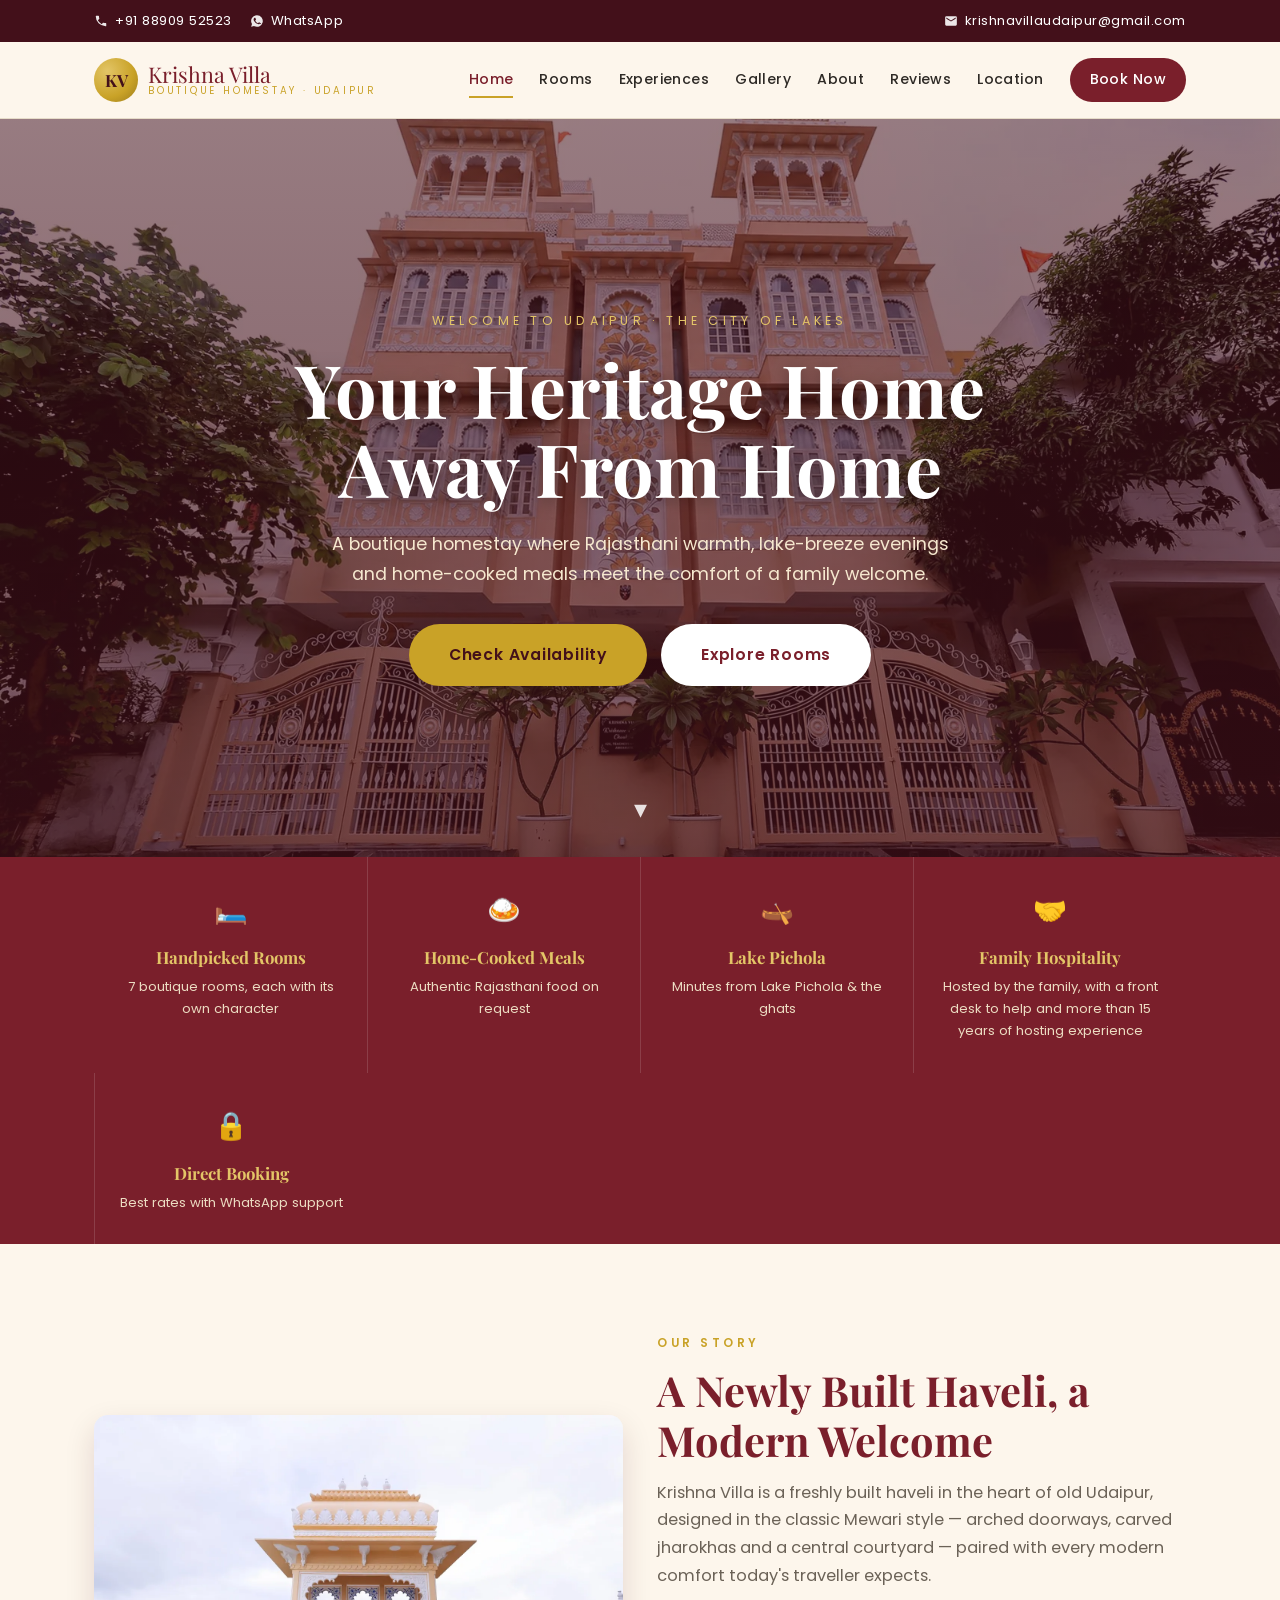
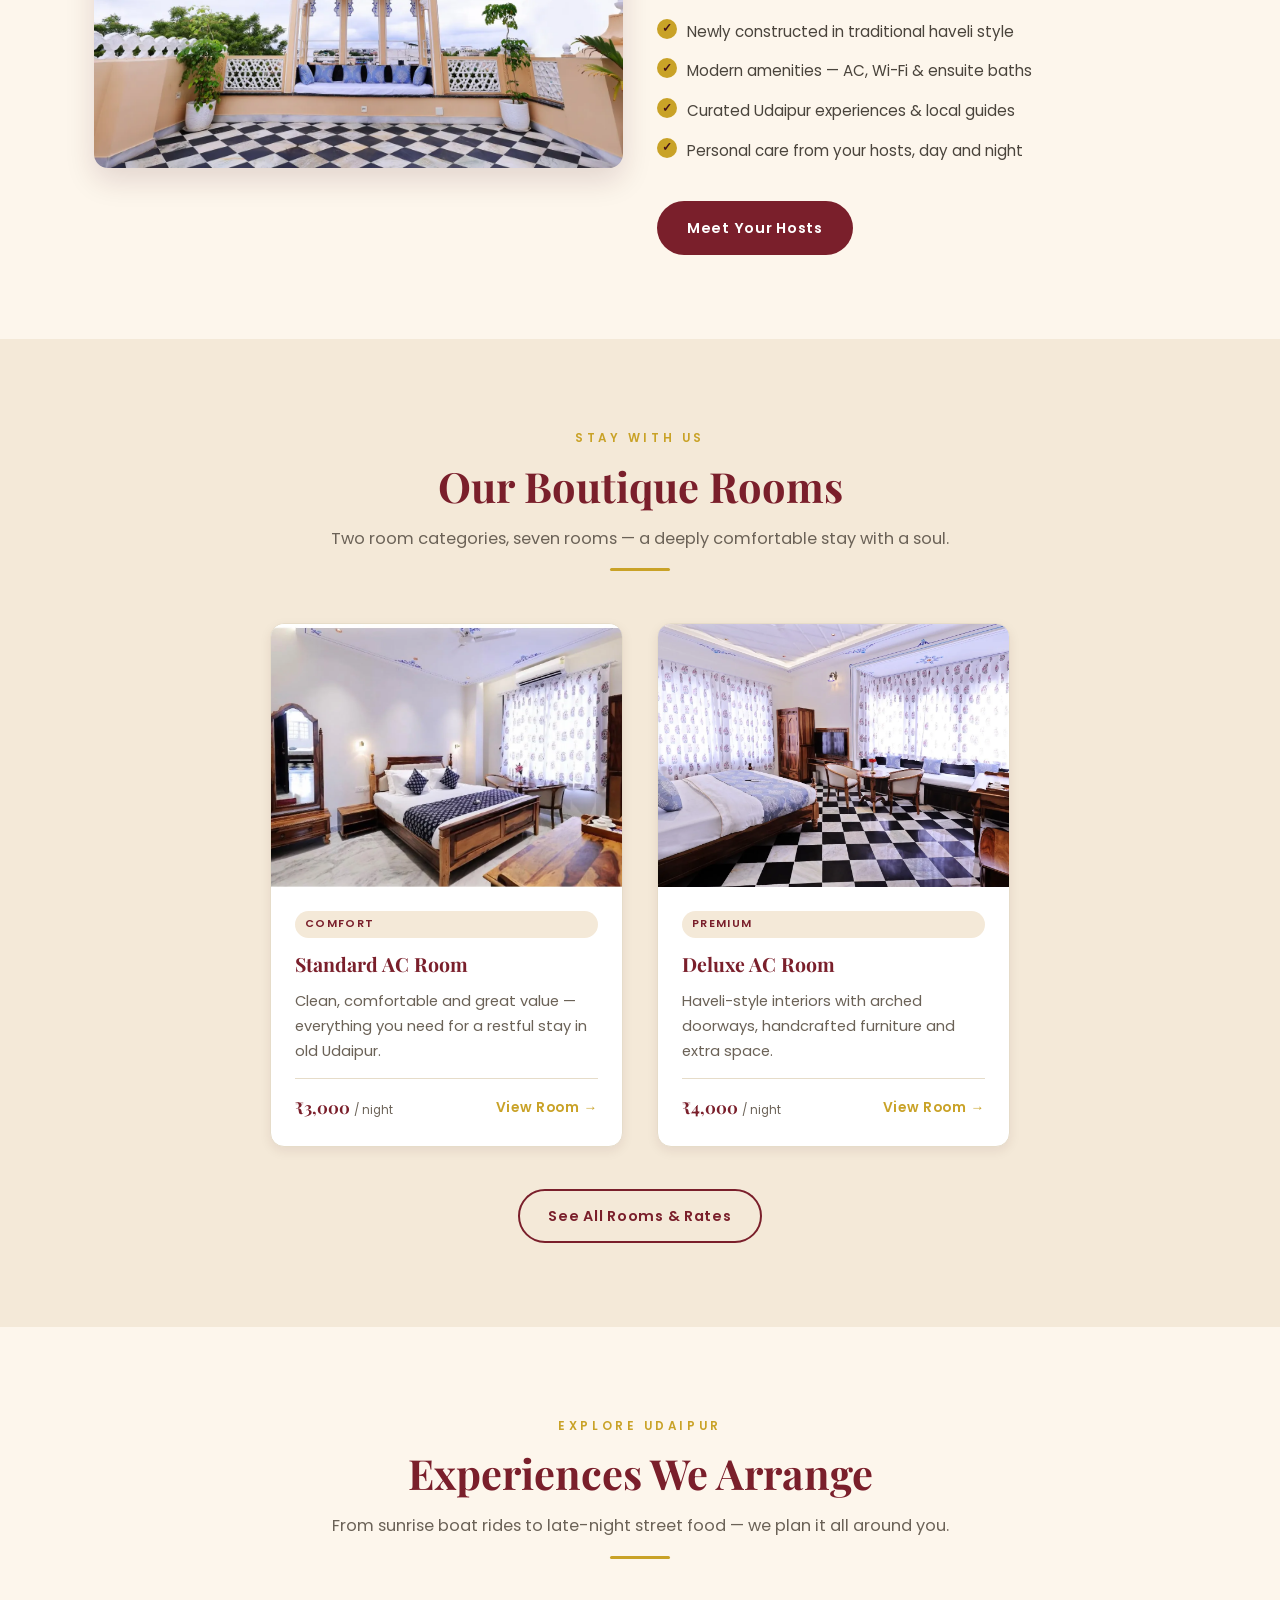
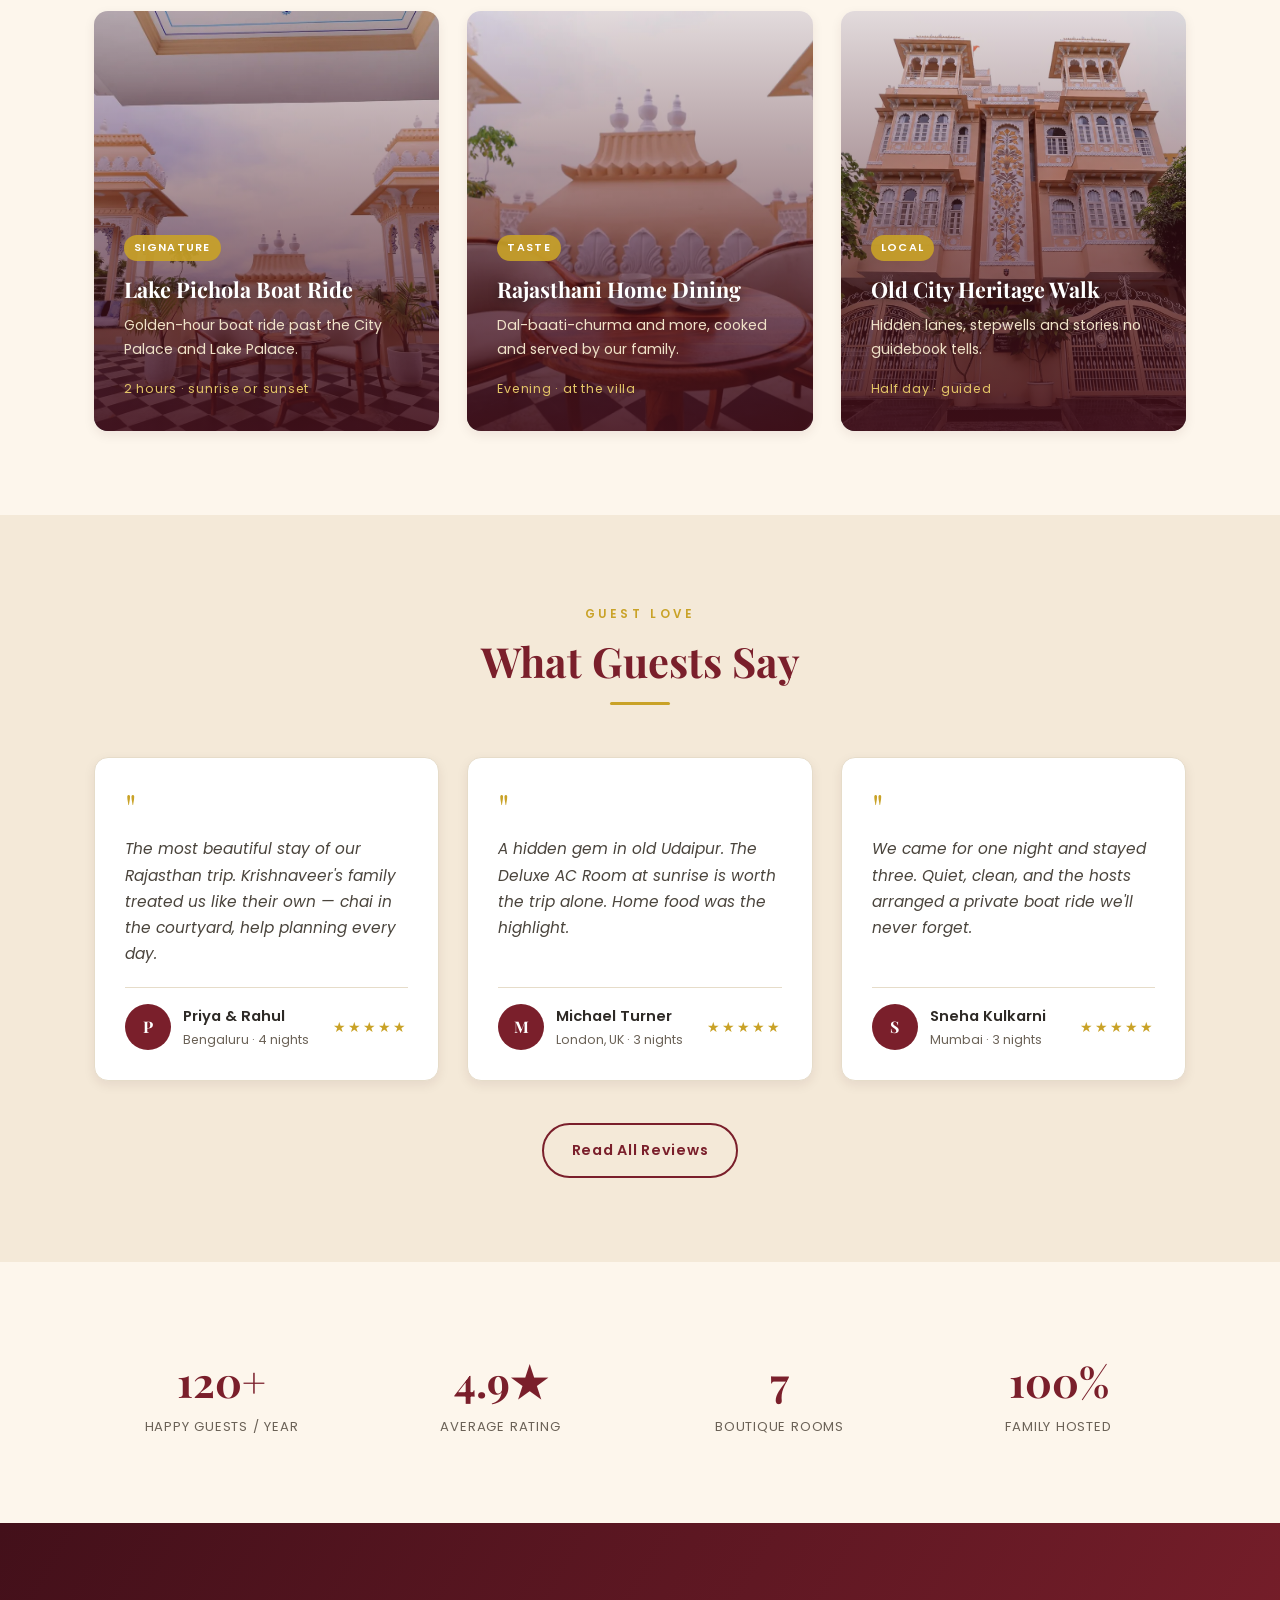
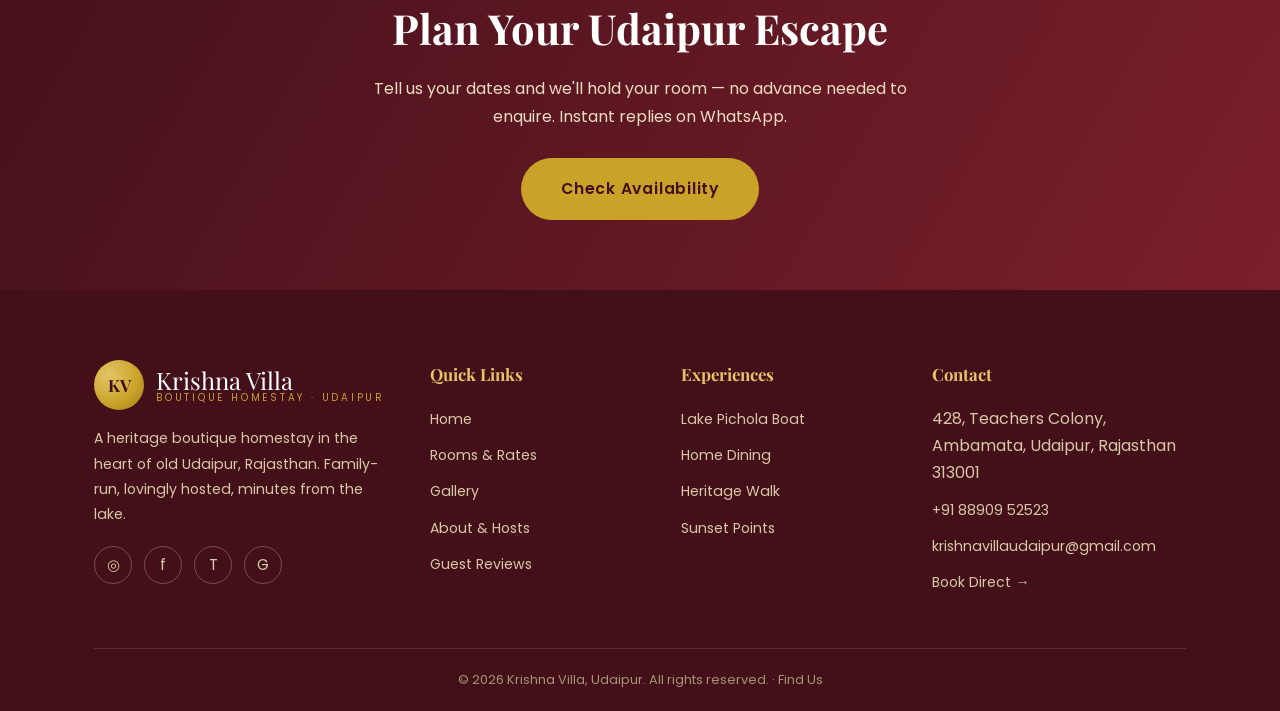
<file: index.html>
<!DOCTYPE html>
<html lang="en">
<head>
<meta charset="UTF-8">
<meta name="viewport" content="width=device-width, initial-scale=1.0">
<title>Krishna Villa — Boutique Homestay in Udaipur, Rajasthan</title>
<meta name="description" content="Krishna Villa is a boutique homestay in Udaipur, Rajasthan. Heritage-style rooms, lake views, home-cooked Rajasthani meals and warm family hospitality. Book direct.">
<link rel="preconnect" href="https://fonts.googleapis.com">
<link rel="preconnect" href="https://fonts.gstatic.com" crossorigin>
<link href="https://fonts.googleapis.com/css2?family=Playfair+Display:wght@500;600;700&family=Poppins:wght@300;400;500;600&display=swap" rel="stylesheet">
<link rel="stylesheet" href="css/style.css">
</head>
<body>

<!-- ======= TOP BAR ======= -->
<header class="topbar">
  <div class="wrap">
    <div class="tb-item">
      <a href="tel:+918890952523">
        <svg class="ico" viewBox="0 0 24 24" fill="currentColor"><path d="M6.6 10.8a15 15 0 0 0 6.6 6.6l2.2-2.2a1 1 0 0 1 1-.25 11.4 11.4 0 0 0 3.6.58 1 1 0 0 1 1 1V20a1 1 0 0 1-1 1A17 17 0 0 1 3 4a1 1 0 0 1 1-1h3.5a1 1 0 0 1 1 1 11.4 11.4 0 0 0 .58 3.6 1 1 0 0 1-.25 1z"/></svg>
        +91 88909 52523
      </a>
      <a class="wa" href="https://wa.me/918890952523" target="_blank" rel="noopener">
        <svg class="ico" viewBox="0 0 24 24" fill="currentColor"><path d="M12 2a10 10 0 0 0-8.6 15.1L2 22l5-1.3A10 10 0 1 0 12 2zm5.1 14.1c-.2.6-1.3 1.2-1.8 1.3-.5 0-1 .2-3.3-.7a11 11 0 0 1-4.6-4.1c-.3-.5-1.2-1.7-1.2-3.2s.8-2.3 1-2.6c.3-.3.6-.4.8-.4h.6c.2 0 .4-.1.7.5.2.6.8 2 .9 2.1.1.2.1.3 0 .5l-.4.6-.5.6c-.2.2-.4.4-.2.7.3.5 1.1 1.9 2.4 3 1.3 1 1.6 1.2 1.9 1.3.2.1.5.1.7-.1l1-1.1c.2-.3.5-.2.8-.1.3.1 2 1 2.3 1.2.4.1.6.2.7.3.1.1.1.6-.2 1.2z"/></svg>
        WhatsApp
      </a>
    </div>
    <div class="tb-item">
      <a href="mailto:krishnavillaudaipur@gmail.com">
        <svg class="ico" viewBox="0 0 24 24" fill="currentColor"><path d="M20 4H4a2 2 0 0 0-2 2v12a2 2 0 0 0 2 2h16a2 2 0 0 0 2-2V6a2 2 0 0 0-2-2zm0 4-8 5-8-5V6l8 5 8-5z"/></svg>
        krishnavillaudaipur@gmail.com
      </a>
    </div>
  </div>
</header>

<!-- ======= NAV ======= -->
<header class="header">
  <div class="wrap nav">
    <a class="brand" href="index.html">
      <span class="brand-mark">KV</span>
      <span class="brand-name">Krishna Villa<small>Boutique Homestay · Udaipur</small></span>
    </a>
    <button class="nav-toggle" aria-label="Open menu"><span></span><span></span><span></span></button>
    <nav class="nav-links">
      <a href="index.html" class="active">Home</a>
      <a href="rooms.html">Rooms</a>
      <a href="experiences.html">Experiences</a>
      <a href="gallery.html">Gallery</a>
      <a href="about.html">About</a>
      <a href="reviews.html">Reviews</a>
      <a href="location.html">Location</a>
      <a href="contact.html" class="nav-cta">Book Now</a>
    </nav>
  </div>
</header>

<!-- ======= HERO ======= -->
<section class="hero">
  <div class="hero-bg" style="background-image:url('photos/villa-exterior.webp')"></div>
  <div class="hero-inner">
    <div class="hero-kicker">Welcome to Udaipur · The City of Lakes</div>
    <h1>Your Heritage Home Away From Home</h1>
    <p>A boutique homestay where Rajasthani warmth, lake-breeze evenings and home-cooked meals meet the comfort of a family welcome.</p>
    <div class="hero-actions">
      <a class="btn btn-gold btn-lg" href="contact.html">Check Availability</a>
      <a class="btn btn-white btn-lg" href="rooms.html">Explore Rooms</a>
    </div>
  </div>
  <a class="hero-scroll" href="#welcome" aria-label="Scroll down">▾</a>
</section>

<!-- ======= USP STRIP ======= -->
<section class="usp-strip">
  <div class="wrap">
    <div class="usp-grid">
      <div class="usp-item"><div class="usp-ico">🛏️</div><h3>Handpicked Rooms</h3><p>7 boutique rooms, each with its own character</p></div>
      <div class="usp-item"><div class="usp-ico">🍛</div><h3>Home-Cooked Meals</h3><p>Authentic Rajasthani food on request</p></div>
      <div class="usp-item"><div class="usp-ico">🛶</div><h3>Lake Pichola</h3><p>Minutes from Lake Pichola &amp; the ghats</p></div>
      <div class="usp-item"><div class="usp-ico">🤝</div><h3>Family Hospitality</h3><p>Hosted by the family, with a front desk to help and more than 15 years of hosting experience</p></div>
      <div class="usp-item"><div class="usp-ico">🔒</div><h3>Direct Booking</h3><p>Best rates with WhatsApp support</p></div>
    </div>
  </div>
</section>

<!-- ======= WELCOME ======= -->
<section id="welcome">
  <div class="wrap">
    <div class="grid-2">
      <div class="reveal">
        <img src="photos/villa-terrace-nook.webp" alt="Rooftop terrace nook at Krishna Villa" style="border-radius:14px;box-shadow:var(--shadow)">
      </div>
      <div class="reveal">
        <span class="kicker">Our Story</span>
        <h2 class="section-title">A Newly Built Haveli, a Modern Welcome</h2>
        <p class="section-sub">Krishna Villa is a freshly built haveli in the heart of old Udaipur, designed in the classic Mewari style — arched doorways, carved jharokhas and a central courtyard — paired with every modern comfort today's traveller expects.</p>
        <ul class="feature-list" style="margin:22px 0 30px">
          <li>Newly constructed in traditional haveli style</li>
          <li>Modern amenities — AC, Wi-Fi &amp; ensuite baths</li>
          <li>Curated Udaipur experiences &amp; local guides</li>
          <li>Personal care from your hosts, day and night</li>
        </ul>
        <a class="btn btn-wine" href="about.html">Meet Your Hosts</a>
      </div>
    </div>
  </div>
</section>

<!-- ======= FEATURED ROOMS ======= -->
<section class="sand-bg">
  <div class="wrap">
    <div class="section-head reveal">
      <span class="kicker">Stay With Us</span>
      <h2 class="section-title">Our Boutique Rooms</h2>
      <p class="section-sub">Two room categories, seven rooms — a deeply comfortable stay with a soul.</p>
      <div class="rule"></div>
    </div>
    <div class="grid-2" style="max-width:740px;margin:0 auto">
      <article class="card reveal">
        <img class="ph" src="photos/standard-ac-room/standard-room-bed-mirror-window-wide.webp" alt="Standard AC Room">
        <div class="card-body">
          <span class="tag">Comfort</span>
          <h3>Standard AC Room</h3>
          <p>Clean, comfortable and great value — everything you need for a restful stay in old Udaipur.</p>
          <div class="card-meta">
            <span class="price">₹3,000 <small>/ night</small></span>
            <a class="link-arrow" href="rooms.html#standard">View Room →</a>
          </div>
        </div>
      </article>
      <article class="card reveal">
        <img class="ph" src="photos/deluxe-ac-room/deluxe-room-wide-view-bay-window.webp" alt="Deluxe AC Room">
        <div class="card-body">
          <span class="tag">Premium</span>
          <h3>Deluxe AC Room</h3>
          <p>Haveli-style interiors with arched doorways, handcrafted furniture and extra space.</p>
          <div class="card-meta">
            <span class="price">₹4,000 <small>/ night</small></span>
            <a class="link-arrow" href="rooms.html#deluxe">View Room →</a>
          </div>
        </div>
      </article>
    </div>
    <div style="text-align:center;margin-top:42px" class="reveal">
      <a class="btn btn-outline" href="rooms.html">See All Rooms &amp; Rates</a>
    </div>
  </div>
</section>

<!-- ======= EXPERIENCES TEASER ======= -->
<section>
  <div class="wrap">
    <div class="section-head reveal">
      <span class="kicker">Explore Udaipur</span>
      <h2 class="section-title">Experiences We Arrange</h2>
      <p class="section-sub">From sunrise boat rides to late-night street food — we plan it all around you.</p>
      <div class="rule"></div>
    </div>
    <div class="grid-3">
      <a class="exp-item reveal" href="experiences.html#lake">
        <div class="hero-bg" style="background-image:url('photos/villa-terrace-wide.webp');position:absolute;inset:0;background-size:cover;background-position:center"></div>
        <div class="exp-body">
          <span class="tag">Signature</span>
          <h3>Lake Pichola Boat Ride</h3>
          <p>Golden-hour boat ride past the City Palace and Lake Palace.</p>
          <span class="duration">2 hours · sunrise or sunset</span>
        </div>
      </a>
      <a class="exp-item reveal" href="experiences.html#food">
        <div class="hero-bg" style="background-image:url('photos/villa-terrace-coffee.webp');position:absolute;inset:0;background-size:cover;background-position:center"></div>
        <div class="exp-body">
          <span class="tag">Taste</span>
          <h3>Rajasthani Home Dining</h3>
          <p>Dal-baati-churma and more, cooked and served by our family.</p>
          <span class="duration">Evening · at the villa</span>
        </div>
      </a>
      <a class="exp-item reveal" href="experiences.html#walk">
        <div class="hero-bg" style="background-image:url('photos/villa-exterior.webp');position:absolute;inset:0;background-size:cover;background-position:center"></div>
        <div class="exp-body">
          <span class="tag">Local</span>
          <h3>Old City Heritage Walk</h3>
          <p>Hidden lanes, stepwells and stories no guidebook tells.</p>
          <span class="duration">Half day · guided</span>
        </div>
      </a>
    </div>
  </div>
</section>

<!-- ======= TESTIMONIALS ======= -->
<section class="sand-bg">
  <div class="wrap">
    <div class="section-head reveal">
      <span class="kicker">Guest Love</span>
      <h2 class="section-title">What Guests Say</h2>
      <div class="rule"></div>
    </div>
    <div class="grid-3">
      <div class="testi-card reveal">
        <div class="quote">"</div>
        <p class="txt">The most beautiful stay of our Rajasthan trip. Krishnaveer's family treated us like their own — chai in the courtyard, help planning every day.</p>
        <div class="who">
          <span class="avatar">P</span>
          <div><div class="nm">Priya &amp; Rahul</div><div class="pl">Bengaluru · 4 nights</div></div>
          <span class="stars" style="margin-left:auto">★★★★★</span>
        </div>
      </div>
      <div class="testi-card reveal">
        <div class="quote">"</div>
        <p class="txt">A hidden gem in old Udaipur. The Deluxe AC Room at sunrise is worth the trip alone. Home food was the highlight.</p>
        <div class="who">
          <span class="avatar">M</span>
          <div><div class="nm">Michael Turner</div><div class="pl">London, UK · 3 nights</div></div>
          <span class="stars" style="margin-left:auto">★★★★★</span>
        </div>
      </div>
      <div class="testi-card reveal">
        <div class="quote">"</div>
        <p class="txt">We came for one night and stayed three. Quiet, clean, and the hosts arranged a private boat ride we'll never forget.</p>
        <div class="who">
          <span class="avatar">S</span>
          <div><div class="nm">Sneha Kulkarni</div><div class="pl">Mumbai · 3 nights</div></div>
          <span class="stars" style="margin-left:auto">★★★★★</span>
        </div>
      </div>
    </div>
    <div style="text-align:center;margin-top:42px" class="reveal">
      <a class="btn btn-outline" href="reviews.html">Read All Reviews</a>
    </div>
  </div>
</section>

<!-- ======= STATS ======= -->
<section>
  <div class="wrap">
    <div class="stats reveal">
      <div><div class="stat-num">120+</div><div class="stat-label">Happy Guests / Year</div></div>
      <div><div class="stat-num">4.9★</div><div class="stat-label">Average Rating</div></div>
      <div><div class="stat-num">7</div><div class="stat-label">Boutique Rooms</div></div>
      <div><div class="stat-num">100%</div><div class="stat-label">Family Hosted</div></div>
    </div>
  </div>
</section>

<!-- ======= CTA ======= -->
<section class="cta-banner">
  <div class="wrap">
    <h2>Plan Your Udaipur Escape</h2>
    <p>Tell us your dates and we'll hold your room — no advance needed to enquire. Instant replies on WhatsApp.</p>
    <a class="btn btn-gold btn-lg" href="contact.html">Check Availability</a>
  </div>
</section>

<!-- ======= FOOTER ======= -->
<footer class="footer">
  <div class="wrap">
    <div class="footer-grid">
      <div>
        <div class="fbrand">
          <span class="brand-mark">KV</span>
          <span class="brand-name">Krishna Villa<small>Boutique Homestay · Udaipur</small></span>
        </div>
        <p>A heritage boutique homestay in the heart of old Udaipur, Rajasthan. Family-run, lovingly hosted, minutes from the lake.</p>
        <div class="social">
          <a href="#" aria-label="Instagram">◎</a>
          <a href="#" aria-label="Facebook">f</a>
          <a href="#" aria-label="TripAdvisor">T</a>
          <a href="#" aria-label="Google">G</a>
        </div>
      </div>
      <div>
        <h4>Quick Links</h4>
        <ul>
          <li><a href="index.html">Home</a></li>
          <li><a href="rooms.html">Rooms &amp; Rates</a></li>
          <li><a href="gallery.html">Gallery</a></li>
          <li><a href="about.html">About &amp; Hosts</a></li>
          <li><a href="reviews.html">Guest Reviews</a></li>
        </ul>
      </div>
      <div>
        <h4>Experiences</h4>
        <ul>
          <li><a href="experiences.html#lake">Lake Pichola Boat</a></li>
          <li><a href="experiences.html#food">Home Dining</a></li>
          <li><a href="experiences.html#walk">Heritage Walk</a></li>
          <li><a href="experiences.html#sunset">Sunset Points</a></li>
        </ul>
      </div>
      <div>
        <h4>Contact</h4>
        <ul>
          <li>428, Teachers Colony,<br>Ambamata, Udaipur, Rajasthan 313001</li>
          <li><a href="tel:+918890952523">+91 88909 52523</a></li>
          <li><a href="mailto:krishnavillaudaipur@gmail.com">krishnavillaudaipur@gmail.com</a></li>
          <li><a href="contact.html">Book Direct →</a></li>
        </ul>
      </div>
    </div>
    <div class="footer-bottom">© <span id="year"></span> Krishna Villa, Udaipur. All rights reserved. · <a href="location.html">Find Us</a></div>
  </div>
</footer>

<script src="js/main.js"></script>
</body>
</html>
</file>
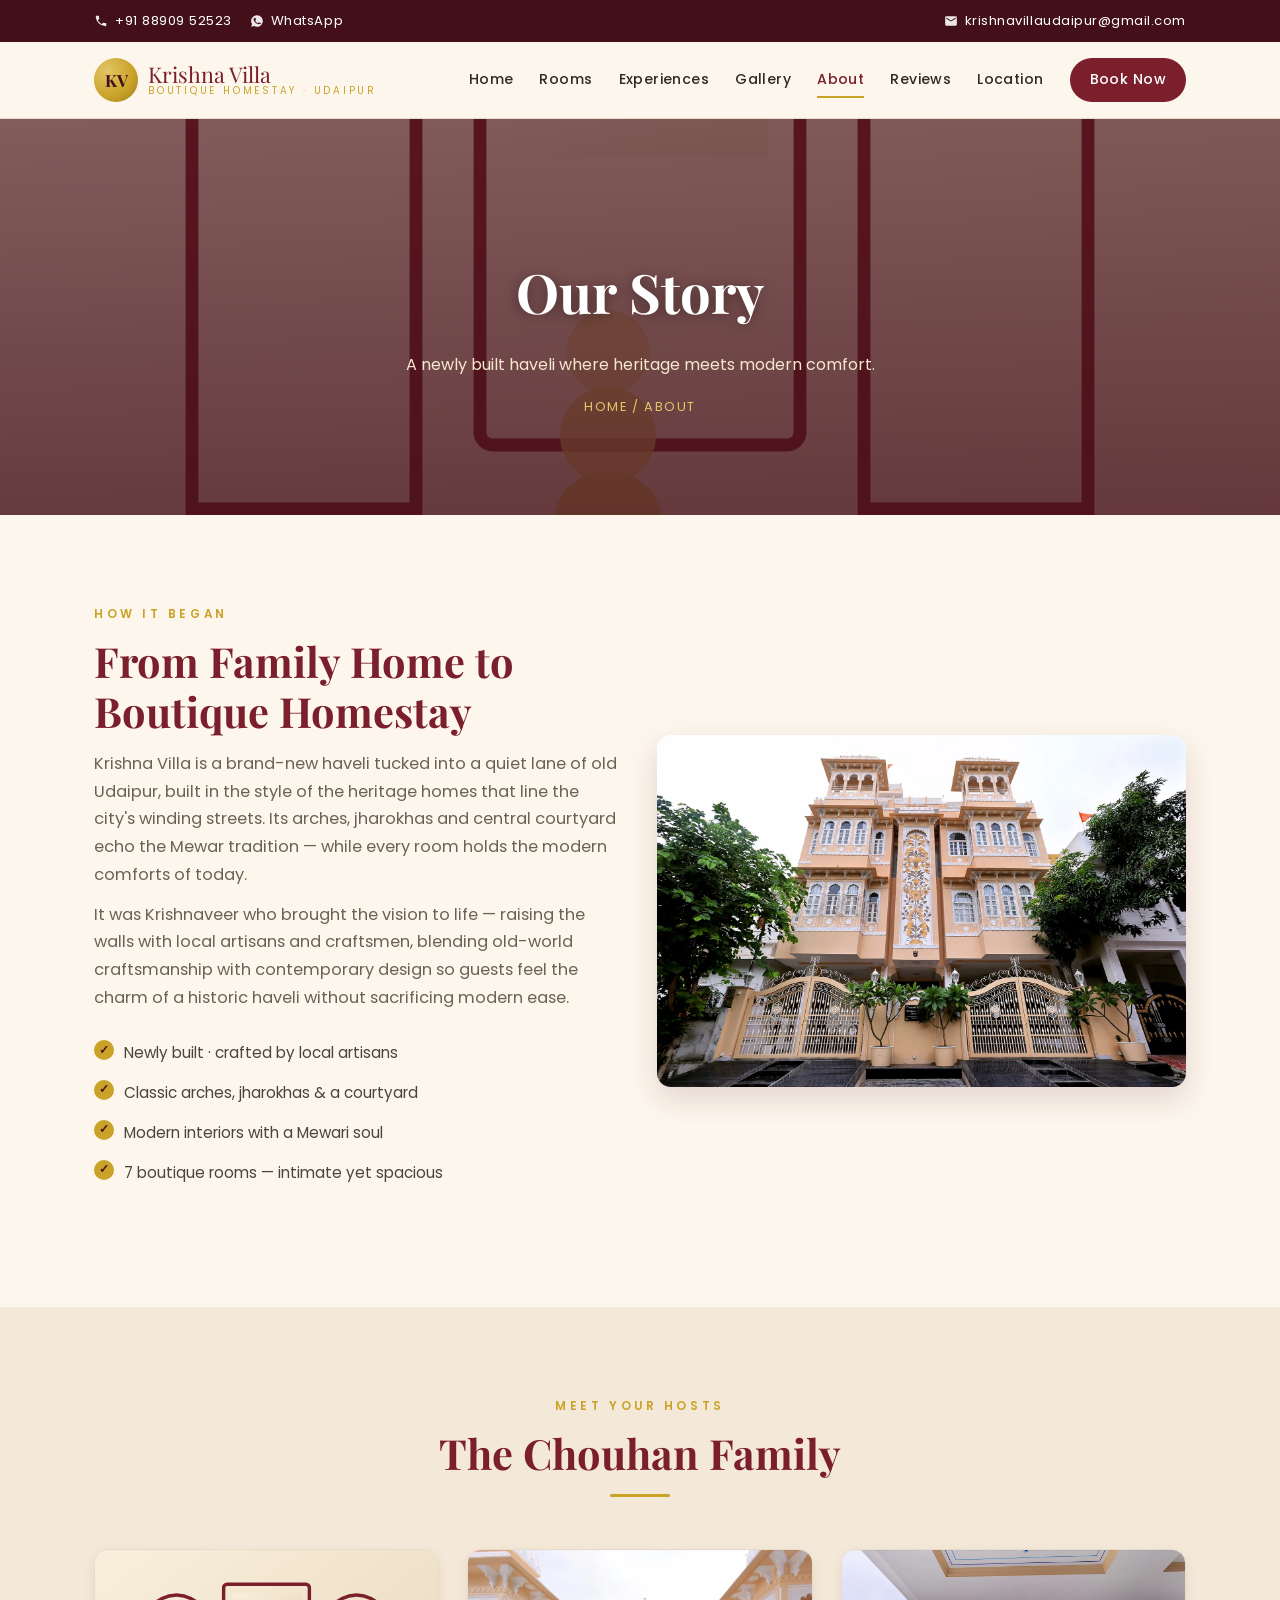
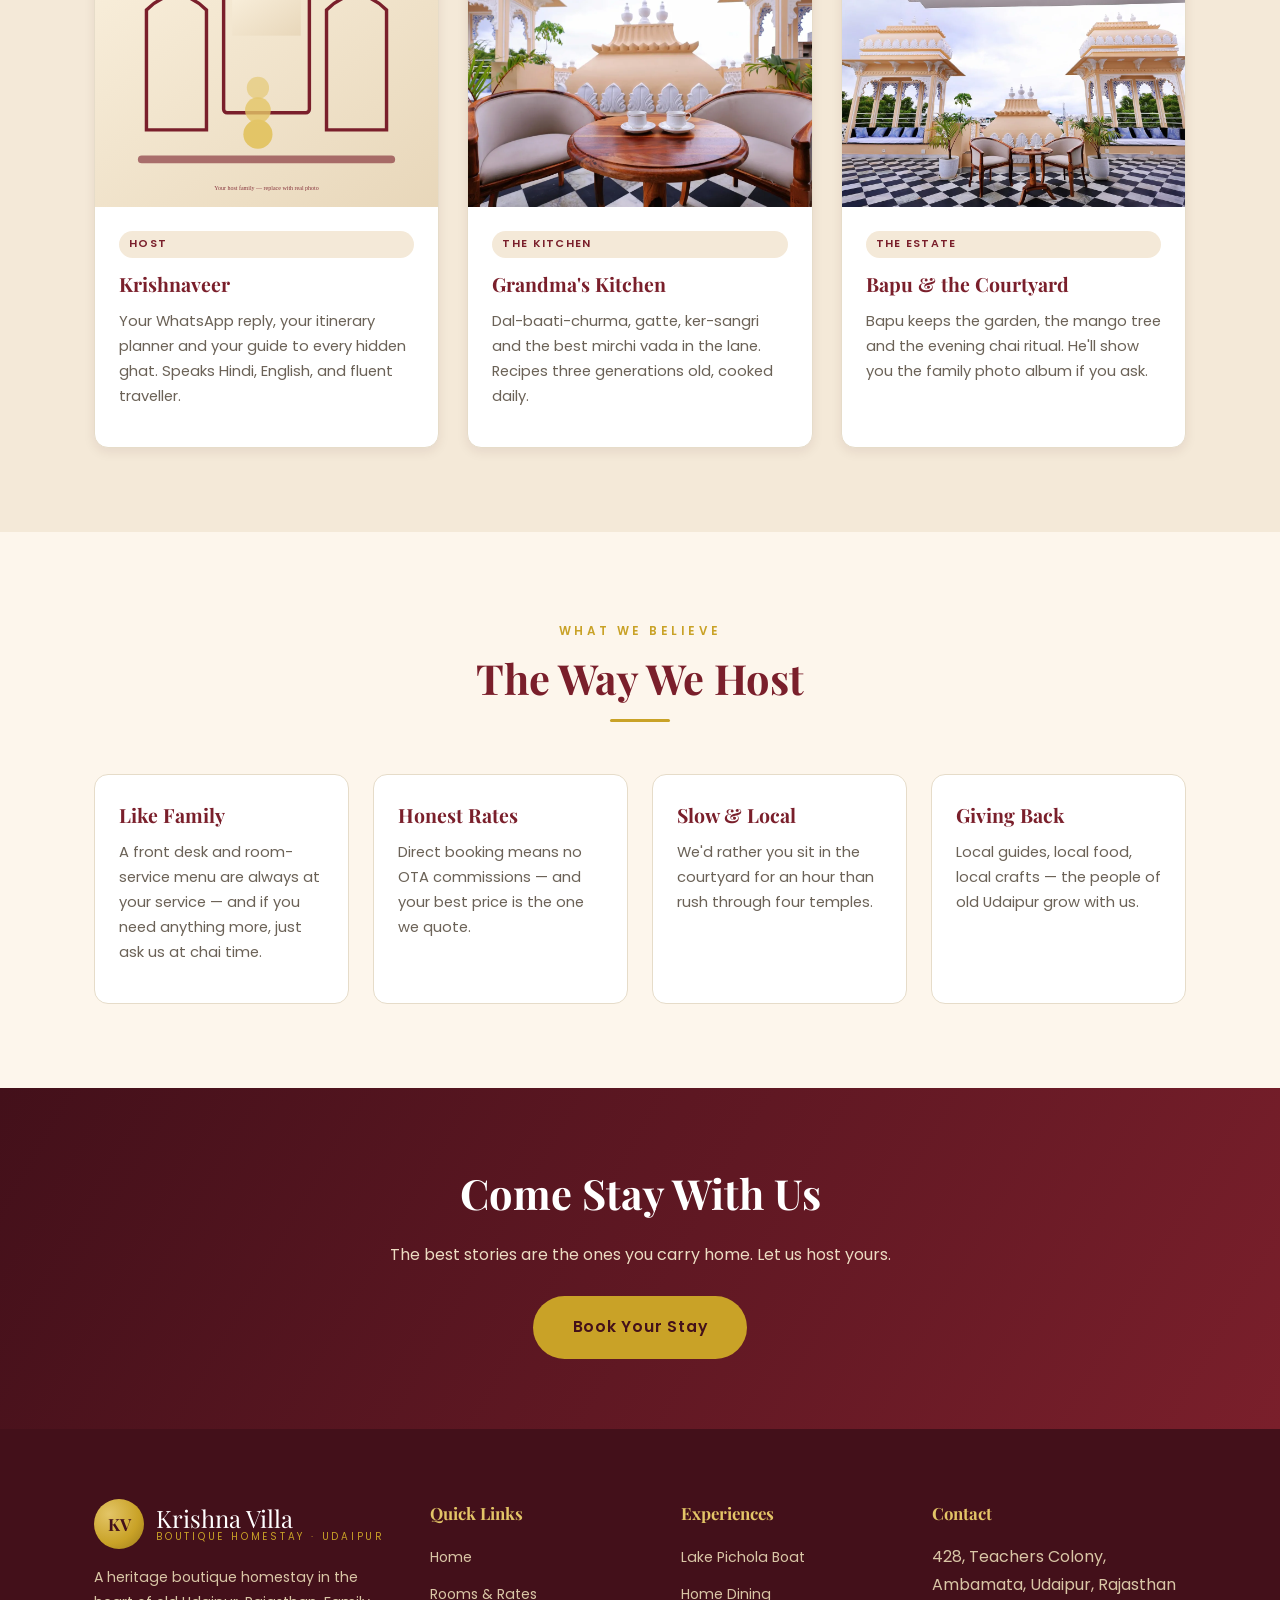
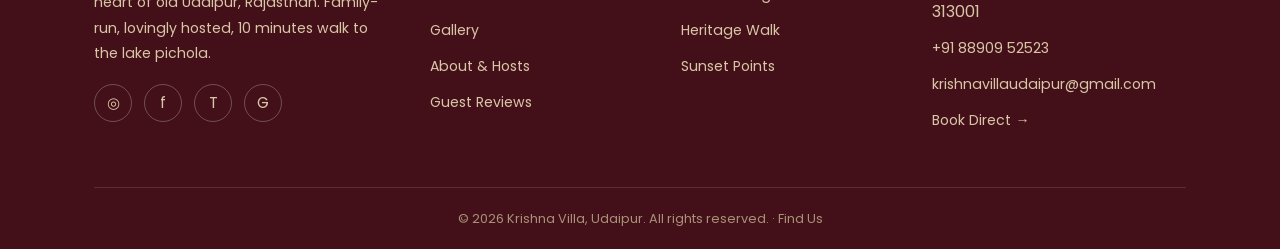
<file: about.html>
<!DOCTYPE html>
<html lang="en">
<head>
<meta charset="UTF-8">
<meta name="viewport" content="width=device-width, initial-scale=1.0">
<title>About &amp; Hosts — Krishna Villa, Udaipur</title>
<meta name="description" content="The story of Krishna Villa, a family-run boutique homestay in old Udaipur. Meet your hosts and the heritage home they welcome you into.">
<link rel="preconnect" href="https://fonts.googleapis.com">
<link rel="preconnect" href="https://fonts.gstatic.com" crossorigin>
<link href="https://fonts.googleapis.com/css2?family=Playfair+Display:wght@500;600;700&family=Poppins:wght@300;400;500;600&display=swap" rel="stylesheet">
<link rel="stylesheet" href="css/style.css">
</head>
<body>

<!-- ======= TOP BAR ======= -->
<header class="topbar">
  <div class="wrap">
    <div class="tb-item">
      <a href="tel:+918890952523"><svg class="ico" viewBox="0 0 24 24" fill="currentColor"><path d="M6.6 10.8a15 15 0 0 0 6.6 6.6l2.2-2.2a1 1 0 0 1 1-.25 11.4 11.4 0 0 0 3.6.58 1 1 0 0 1 1 1V20a1 1 0 0 1-1 1A17 17 0 0 1 3 4a1 1 0 0 1 1-1h3.5a1 1 0 0 1 1 1 11.4 11.4 0 0 0 .58 3.6 1 1 0 0 1-.25 1z"/></svg> +91 88909 52523</a>
      <a class="wa" href="https://wa.me/918890952523" target="_blank" rel="noopener"><svg class="ico" viewBox="0 0 24 24" fill="currentColor"><path d="M12 2a10 10 0 0 0-8.6 15.1L2 22l5-1.3A10 10 0 1 0 12 2zm5.1 14.1c-.2.6-1.3 1.2-1.8 1.3-.5 0-1 .2-3.3-.7a11 11 0 0 1-4.6-4.1c-.3-.5-1.2-1.7-1.2-3.2s.8-2.3 1-2.6c.3-.3.6-.4.8-.4h.6c.2 0 .4-.1.7.5.2.6.8 2 .9 2.1.1.2.1.3 0 .5l-.4.6-.5.6c-.2.2-.4.4-.2.7.3.5 1.1 1.9 2.4 3 1.3 1 1.6 1.2 1.9 1.3.2.1.5.1.7-.1l1-1.1c.2-.3.5-.2.8-.1.3.1 2 1 2.3 1.2.4.1.6.2.7.3.1.1.1.6-.2 1.2z"/></svg> WhatsApp</a>
    </div>
    <div class="tb-item">
      <a href="mailto:krishnavillaudaipur@gmail.com"><svg class="ico" viewBox="0 0 24 24" fill="currentColor"><path d="M20 4H4a2 2 0 0 0-2 2v12a2 2 0 0 0 2 2h16a2 2 0 0 0 2-2V6a2 2 0 0 0-2-2zm0 4-8 5-8-5V6l8 5 8-5z"/></svg> krishnavillaudaipur@gmail.com</a>
    </div>
  </div>
</header>

<!-- ======= NAV ======= -->
<header class="header">
  <div class="wrap nav">
    <a class="brand" href="index.html">
      <span class="brand-mark">KV</span>
      <span class="brand-name">Krishna Villa<small>Boutique Homestay · Udaipur</small></span>
    </a>
    <button class="nav-toggle" aria-label="Open menu"><span></span><span></span><span></span></button>
    <nav class="nav-links">
      <a href="index.html">Home</a>
      <a href="rooms.html">Rooms</a>
      <a href="experiences.html">Experiences</a>
      <a href="gallery.html">Gallery</a>
      <a href="about.html" class="active">About</a>
      <a href="reviews.html">Reviews</a>
      <a href="location.html">Location</a>
      <a href="contact.html" class="nav-cta">Book Now</a>
    </nav>
  </div>
</header>

<!-- ======= PAGE HERO ======= -->
<section class="page-hero" style="min-height:44vh;display:flex;align-items:center;justify-content:center">
  <div class="hero-bg" style="background-image:url('img/ph-host.svg')"></div>
  <div class="hero-inner">
    <h1>Our Story</h1>
    <p>A newly built haveli where heritage meets modern comfort.</p>
    <div class="breadcrumb"><a href="index.html">Home</a> / About</div>
  </div>
</section>

<!-- ======= STORY ======= -->
<section>
  <div class="wrap">
    <div class="grid-2">
      <div class="reveal">
        <span class="kicker">How It Began</span>
        <h2 class="section-title">From Family Home to Boutique Homestay</h2>
        <p class="section-sub">Krishna Villa is a brand-new haveli tucked into a quiet lane of old Udaipur, built in the style of the heritage homes that line the city's winding streets. Its arches, jharokhas and central courtyard echo the Mewar tradition — while every room holds the modern comforts of today.</p>
        <p class="section-sub" style="margin-top:12px">It was Krishnaveer who brought the vision to life — raising the walls with local artisans and craftsmen, blending old-world craftsmanship with contemporary design so guests feel the charm of a historic haveli without sacrificing modern ease.</p>
        <ul class="feature-list" style="margin:22px 0 30px">
          <li>Newly built · crafted by local artisans</li>
          <li>Classic arches, jharokhas &amp; a courtyard</li>
          <li>Modern interiors with a Mewari soul</li>
          <li>7 boutique rooms — intimate yet spacious</li>
        </ul>
      </div>
      <div class="reveal">
        <img src="photos/villa-exterior.webp" alt="Krishna Villa building facade" style="border-radius:14px;box-shadow:var(--shadow)">
      </div>
    </div>
  </div>
</section>

<!-- ======= HOST ======= -->
<section class="sand-bg">
  <div class="wrap">
    <div class="section-head reveal">
      <span class="kicker">Meet Your Hosts</span>
      <h2 class="section-title">The Chouhan Family</h2>
      <div class="rule"></div>
    </div>
    <div class="grid-3">
      <div class="card reveal">
        <div class="ph" style="background-image:url('img/ph-host.svg');background-size:cover;background-position:center;background-color:#f4e9d8"></div>
        <div class="card-body">
          <span class="tag">Host</span>
          <h3>Krishnaveer</h3>
          <p>Your WhatsApp reply, your itinerary planner and your guide to every hidden ghat. Speaks Hindi, English, and fluent traveller.</p>
        </div>
      </div>
      <div class="card reveal">
        <div class="ph" style="background-image:url('photos/villa-terrace-coffee.webp');background-size:cover;background-position:center;background-color:#f4e9d8"></div>
        <div class="card-body">
          <span class="tag">The Kitchen</span>
          <h3>Grandma's Kitchen</h3>
          <p>Dal-baati-churma, gatte, ker-sangri and the best mirchi vada in the lane. Recipes three generations old, cooked daily.</p>
        </div>
      </div>
      <div class="card reveal">
        <div class="ph" style="background-image:url('photos/villa-terrace-wide.webp');background-size:cover;background-position:center;background-color:#f4e9d8"></div>
        <div class="card-body">
          <span class="tag">The Estate</span>
          <h3>Bapu &amp; the Courtyard</h3>
          <p>Bapu keeps the garden, the mango tree and the evening chai ritual. He'll show you the family photo album if you ask.</p>
        </div>
      </div>
    </div>
  </div>
</section>

<!-- ======= VALUES ======= -->
<section>
  <div class="wrap">
    <div class="section-head reveal">
      <span class="kicker">What We Believe</span>
      <h2 class="section-title">The Way We Host</h2>
      <div class="rule"></div>
    </div>
    <div class="grid-4">
      <div class="card reveal" style="box-shadow:none">
        <div class="card-body">
          <h3>Like Family</h3>
          <p>A front desk and room-service menu are always at your service — and if you need anything more, just ask us at chai time.</p>
        </div>
      </div>
      <div class="card reveal" style="box-shadow:none">
        <div class="card-body">
          <h3>Honest Rates</h3>
          <p>Direct booking means no OTA commissions — and your best price is the one we quote.</p>
        </div>
      </div>
      <div class="card reveal" style="box-shadow:none">
        <div class="card-body">
          <h3>Slow &amp; Local</h3>
          <p>We'd rather you sit in the courtyard for an hour than rush through four temples.</p>
        </div>
      </div>
      <div class="card reveal" style="box-shadow:none">
        <div class="card-body">
          <h3>Giving Back</h3>
          <p>Local guides, local food, local crafts — the people of old Udaipur grow with us.</p>
        </div>
      </div>
    </div>
  </div>
</section>

<!-- ======= CTA ======= -->
<section class="cta-banner">
  <div class="wrap">
    <h2>Come Stay With Us</h2>
    <p>The best stories are the ones you carry home. Let us host yours.</p>
    <a class="btn btn-gold btn-lg" href="contact.html">Book Your Stay</a>
  </div>
</section>

<!-- ======= FOOTER ======= -->
<footer class="footer">
  <div class="wrap">
    <div class="footer-grid">
      <div>
        <div class="fbrand">
          <span class="brand-mark">KV</span>
          <span class="brand-name">Krishna Villa<small>Boutique Homestay · Udaipur</small></span>
        </div>
        <p>A heritage boutique homestay in the heart of old Udaipur, Rajasthan. Family-run, lovingly hosted, 10 minutes walk to the lake pichola.</p>
        <div class="social">
          <a href="#" aria-label="Instagram">◎</a>
          <a href="#" aria-label="Facebook">f</a>
          <a href="#" aria-label="TripAdvisor">T</a>
          <a href="#" aria-label="Google">G</a>
        </div>
      </div>
      <div>
        <h4>Quick Links</h4>
        <ul>
          <li><a href="index.html">Home</a></li>
          <li><a href="rooms.html">Rooms &amp; Rates</a></li>
          <li><a href="gallery.html">Gallery</a></li>
          <li><a href="about.html">About &amp; Hosts</a></li>
          <li><a href="reviews.html">Guest Reviews</a></li>
        </ul>
      </div>
      <div>
        <h4>Experiences</h4>
        <ul>
          <li><a href="experiences.html#lake">Lake Pichola Boat</a></li>
          <li><a href="experiences.html#food">Home Dining</a></li>
          <li><a href="experiences.html#walk">Heritage Walk</a></li>
          <li><a href="experiences.html#sunset">Sunset Points</a></li>
        </ul>
      </div>
      <div>
        <h4>Contact</h4>
        <ul>
          <li>428, Teachers Colony,<br>Ambamata, Udaipur, Rajasthan 313001</li>
          <li><a href="tel:+918890952523">+91 88909 52523</a></li>
          <li><a href="mailto:krishnavillaudaipur@gmail.com">krishnavillaudaipur@gmail.com</a></li>
          <li><a href="contact.html">Book Direct →</a></li>
        </ul>
      </div>
    </div>
    <div class="footer-bottom">© <span id="year"></span> Krishna Villa, Udaipur. All rights reserved. · <a href="location.html">Find Us</a></div>
  </div>
</footer>

<script src="js/main.js"></script>
</body>
</html>
</file>
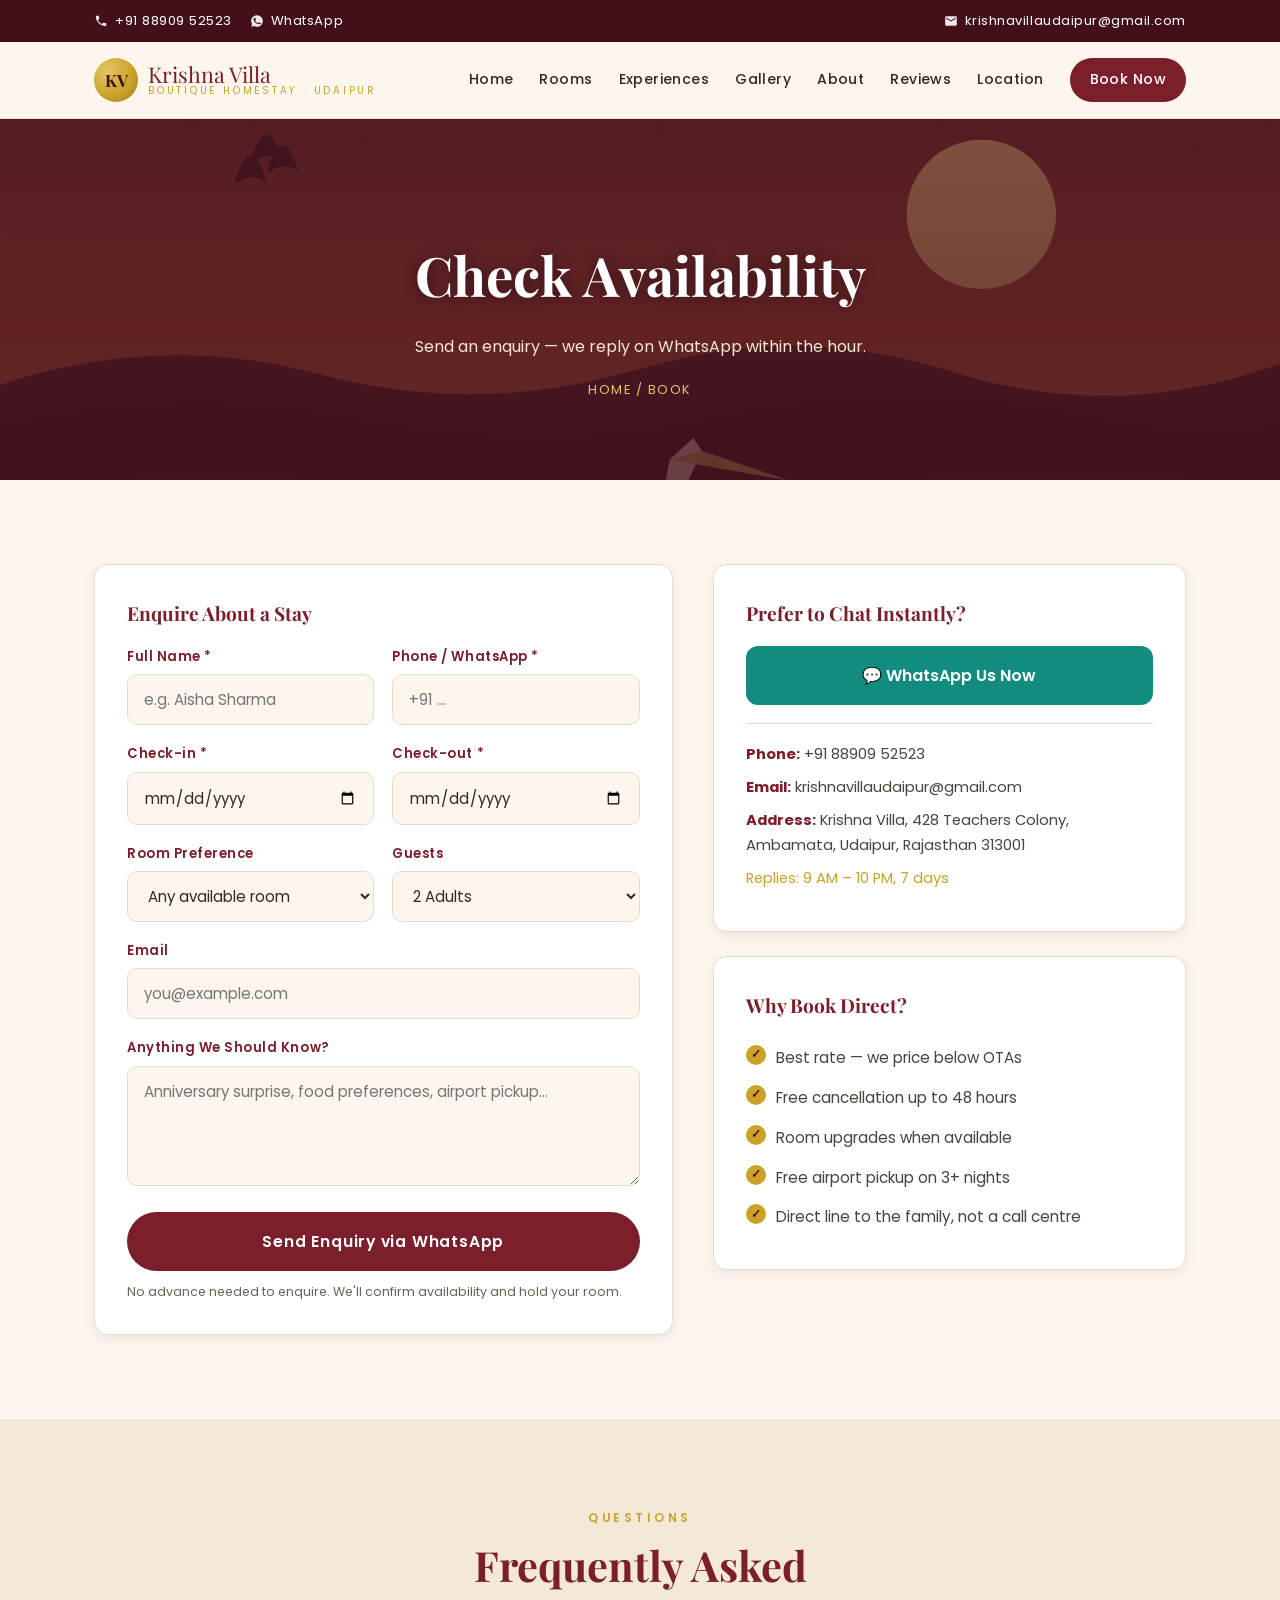
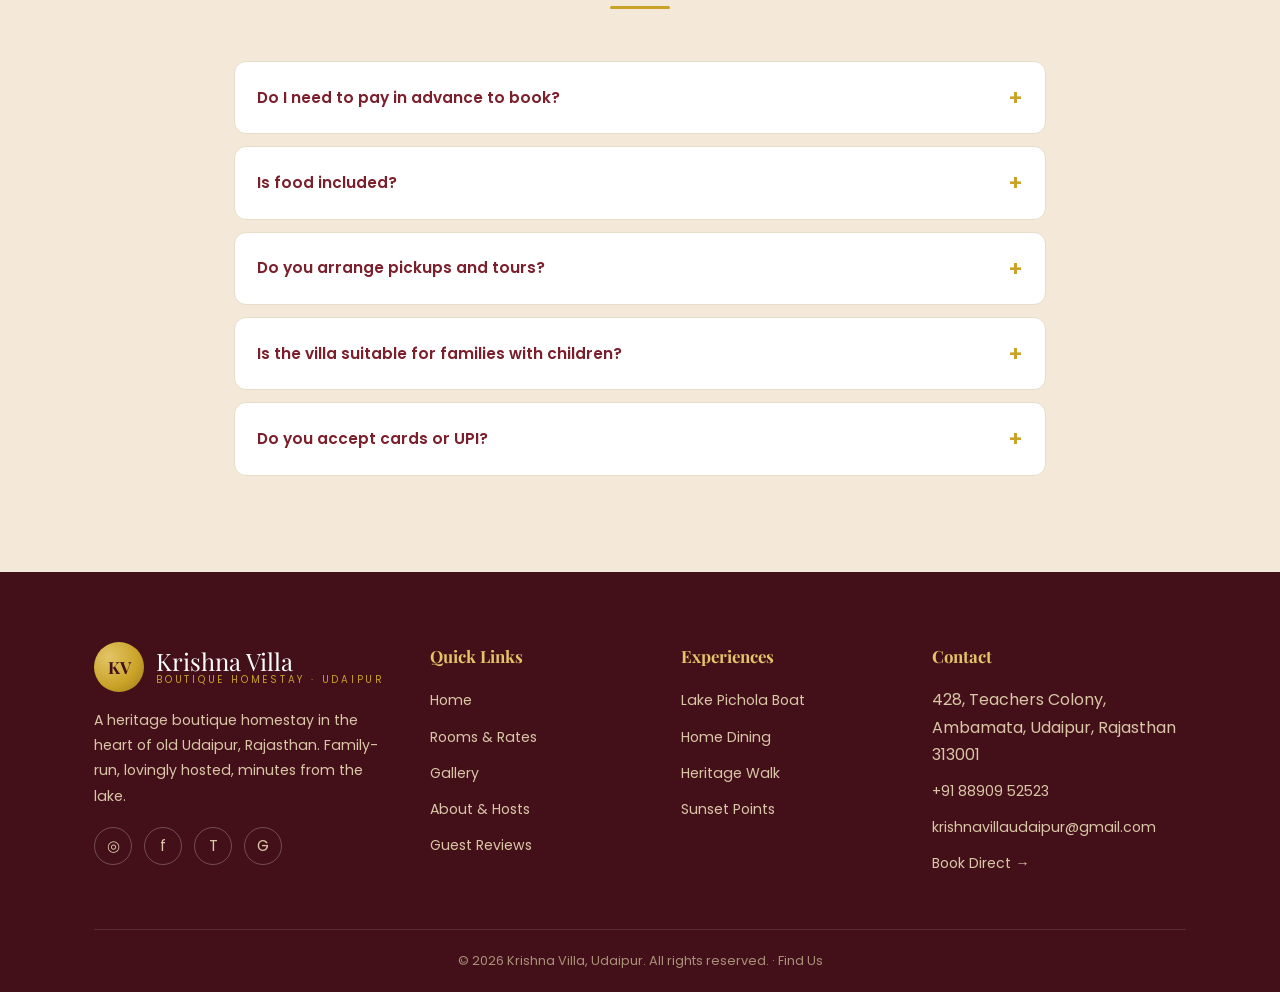
<file: contact.html>
<!DOCTYPE html>
<html lang="en">
<head>
<meta charset="UTF-8">
<meta name="viewport" content="width=device-width, initial-scale=1.0">
<title>Contact &amp; Booking — Krishna Villa, Udaipur</title>
<meta name="description" content="Check availability and book direct at Krishna Villa boutique homestay, Udaipur. Instant WhatsApp replies, phone, email and a simple enquiry form.">
<link rel="preconnect" href="https://fonts.googleapis.com">
<link rel="preconnect" href="https://fonts.gstatic.com" crossorigin>
<link href="https://fonts.googleapis.com/css2?family=Playfair+Display:wght@500;600;700&family=Poppins:wght@300;400;500;600&display=swap" rel="stylesheet">
<link rel="stylesheet" href="css/style.css">
</head>
<body>

<!-- ======= TOP BAR ======= -->
<header class="topbar">
  <div class="wrap">
    <div class="tb-item">
      <a href="tel:+918890952523"><svg class="ico" viewBox="0 0 24 24" fill="currentColor"><path d="M6.6 10.8a15 15 0 0 0 6.6 6.6l2.2-2.2a1 1 0 0 1 1-.25 11.4 11.4 0 0 0 3.6.58 1 1 0 0 1 1 1V20a1 1 0 0 1-1 1A17 17 0 0 1 3 4a1 1 0 0 1 1-1h3.5a1 1 0 0 1 1 1 11.4 11.4 0 0 0 .58 3.6 1 1 0 0 1-.25 1z"/></svg> +91 88909 52523</a>
      <a class="wa" href="https://wa.me/918890952523" target="_blank" rel="noopener"><svg class="ico" viewBox="0 0 24 24" fill="currentColor"><path d="M12 2a10 10 0 0 0-8.6 15.1L2 22l5-1.3A10 10 0 1 0 12 2zm5.1 14.1c-.2.6-1.3 1.2-1.8 1.3-.5 0-1 .2-3.3-.7a11 11 0 0 1-4.6-4.1c-.3-.5-1.2-1.7-1.2-3.2s.8-2.3 1-2.6c.3-.3.6-.4.8-.4h.6c.2 0 .4-.1.7.5.2.6.8 2 .9 2.1.1.2.1.3 0 .5l-.4.6-.5.6c-.2.2-.4.4-.2.7.3.5 1.1 1.9 2.4 3 1.3 1 1.6 1.2 1.9 1.3.2.1.5.1.7-.1l1-1.1c.2-.3.5-.2.8-.1.3.1 2 1 2.3 1.2.4.1.6.2.7.3.1.1.1.6-.2 1.2z"/></svg> WhatsApp</a>
    </div>
    <div class="tb-item">
      <a href="mailto:krishnavillaudaipur@gmail.com"><svg class="ico" viewBox="0 0 24 24" fill="currentColor"><path d="M20 4H4a2 2 0 0 0-2 2v12a2 2 0 0 0 2 2h16a2 2 0 0 0 2-2V6a2 2 0 0 0-2-2zm0 4-8 5-8-5V6l8 5 8-5z"/></svg> krishnavillaudaipur@gmail.com</a>
    </div>
  </div>
</header>

<!-- ======= NAV ======= -->
<header class="header">
  <div class="wrap nav">
    <a class="brand" href="index.html">
      <span class="brand-mark">KV</span>
      <span class="brand-name">Krishna Villa<small>Boutique Homestay · Udaipur</small></span>
    </a>
    <button class="nav-toggle" aria-label="Open menu"><span></span><span></span><span></span></button>
    <nav class="nav-links">
      <a href="index.html">Home</a>
      <a href="rooms.html">Rooms</a>
      <a href="experiences.html">Experiences</a>
      <a href="gallery.html">Gallery</a>
      <a href="about.html">About</a>
      <a href="reviews.html">Reviews</a>
      <a href="location.html">Location</a>
      <a href="contact.html" class="nav-cta">Book Now</a>
    </nav>
  </div>
</header>

<!-- ======= PAGE HERO ======= -->
<section class="page-hero" style="min-height:40vh;display:flex;align-items:center;justify-content:center">
  <div class="hero-bg" style="background-image:url('img/ph-hero.svg')"></div>
  <div class="hero-inner">
    <h1>Check Availability</h1>
    <p>Send an enquiry — we reply on WhatsApp within the hour.</p>
    <div class="breadcrumb"><a href="index.html">Home</a> / Book</div>
  </div>
</section>

<!-- ======= BOOKING ======= -->
<section>
  <div class="wrap">
    <div class="contact-grid">
      <div class="reveal">
        <div class="contact-card">
          <h3>Enquire About a Stay</h3>
          <form id="bookForm" data-whatsapp="918890952523" novalidate>
            <div class="form-grid">
              <div class="form-row">
                <label for="name">Full Name *</label>
                <input id="name" name="name" type="text" placeholder="e.g. Aisha Sharma" required>
              </div>
              <div class="form-row">
                <label for="phone">Phone / WhatsApp *</label>
                <input id="phone" name="phone" type="tel" placeholder="+91 …" required>
              </div>
            </div>
            <div class="form-grid">
              <div class="form-row">
                <label for="checkin">Check-in *</label>
                <input id="checkin" name="checkin" type="date" required>
              </div>
              <div class="form-row">
                <label for="checkout">Check-out *</label>
                <input id="checkout" name="checkout" type="date" required>
              </div>
            </div>
            <div class="form-grid">
              <div class="form-row">
                <label for="room">Room Preference</label>
                <select id="room" name="room">
                  <option value="Any available room">Any available room</option>
                  <option value="Standard AC Room">Standard AC Room</option>
                  <option value="Deluxe AC Room">Deluxe AC Room</option>
                </select>
              </div>
              <div class="form-row">
                <label for="guests">Guests</label>
                <select id="guests" name="guests">
                  <option value="2 Adults">2 Adults</option>
                  <option value="1 Adult">1 Adult</option>
                  <option value="2 Adults + Child">2 Adults + Child</option>
                  <option value="3 Adults">3 Adults</option>
                </select>
              </div>
            </div>
            <div class="form-row">
              <label for="email">Email</label>
              <input id="email" name="email" type="email" placeholder="you@example.com">
            </div>
            <div class="form-row">
              <label for="message">Anything We Should Know?</label>
              <textarea id="message" name="message" rows="4" placeholder="Anniversary surprise, food preferences, airport pickup…"></textarea>
            </div>
            <button class="btn btn-wine btn-lg" type="submit" style="width:100%">Send Enquiry via WhatsApp</button>
            <p class="form-note">No advance needed to enquire. We'll confirm availability and hold your room.</p>
          </form>
          <div class="form-success" style="display:none;margin-top:18px;background:#e7f4e9;border:1px solid #9cc9a4;border-radius:10px;padding:16px;color:#2c5e33;font-size:0.9rem">
            <strong>Thank you!</strong> Your enquiry is opening in WhatsApp. We'll reply within the hour.
          </div>
        </div>
      </div>
      <div class="reveal">
        <div class="contact-card" style="margin-bottom:24px">
          <h3>Prefer to Chat Instantly?</h3>
          <a class="whatsapp-big" href="https://wa.me/918890952523" target="_blank" rel="noopener">💬 WhatsApp Us Now</a>
          <div class="contact-meta">
            <p><strong>Phone:</strong> <a href="tel:+918890952523">+91 88909 52523</a></p>
            <p><strong>Email:</strong> <a href="mailto:krishnavillaudaipur@gmail.com">krishnavillaudaipur@gmail.com</a></p>
            <p><strong>Address:</strong> Krishna Villa, 428 Teachers Colony, Ambamata, Udaipur, Rajasthan 313001</p>
            <p class="gold">Replies: 9 AM – 10 PM, 7 days</p>
          </div>
        </div>
        <div class="contact-card">
          <h3>Why Book Direct?</h3>
          <ul class="feature-list">
            <li>Best rate — we price below OTAs</li>
            <li>Free cancellation up to 48 hours</li>
            <li>Room upgrades when available</li>
            <li>Free airport pickup on 3+ nights</li>
            <li>Direct line to the family, not a call centre</li>
          </ul>
        </div>
      </div>
    </div>
  </div>
</section>

<!-- ======= FAQ ======= -->
<section class="sand-bg">
  <div class="wrap wrap-narrow">
    <div class="section-head reveal">
      <span class="kicker">Questions</span>
      <h2 class="section-title">Frequently Asked</h2>
      <div class="rule"></div>
    </div>
    <div class="reveal">
      <div class="faq-item">
        <div class="faq-q">Do I need to pay in advance to book? <span class="plus">+</span></div>
        <div class="faq-a"><p>No. Enquiry is free and we hold your room for 24 hours. A small advance (one night) only confirms — and is refundable per our cancellation policy.</p></div>
      </div>
      <div class="faq-item">
        <div class="faq-q">Is food included? <span class="plus">+</span></div>
        <div class="faq-a"><p>Breakfast and evening chai are included. Lunch and dinner are available on request at a small charge — cooked fresh by the family.</p></div>
      </div>
      <div class="faq-item">
        <div class="faq-q">Do you arrange pickups and tours? <span class="plus">+</span></div>
        <div class="faq-a"><p>Yes. Airport/station pickup, boat rides, guided walks and day trips can all be arranged through us. Tell us your plans on WhatsApp.</p></div>
      </div>
      <div class="faq-item">
        <div class="faq-q">Is the villa suitable for families with children? <span class="plus">+</span></div>
        <div class="faq-a"><p>Absolutely — the courtyard and garden are safe for little ones, and the family is used to hosting kids. Cots are available on request.</p></div>
      </div>
      <div class="faq-item">
        <div class="faq-q">Do you accept cards or UPI? <span class="plus">+</span></div>
        <div class="faq-a"><p>UPI and cards are accepted on arrival. For the confirmation advance, we accept UPI or bank transfer.</p></div>
      </div>
    </div>
  </div>
</section>

<!-- ======= FOOTER ======= -->
<footer class="footer">
  <div class="wrap">
    <div class="footer-grid">
      <div>
        <div class="fbrand">
          <span class="brand-mark">KV</span>
          <span class="brand-name">Krishna Villa<small>Boutique Homestay · Udaipur</small></span>
        </div>
        <p>A heritage boutique homestay in the heart of old Udaipur, Rajasthan. Family-run, lovingly hosted, minutes from the lake.</p>
        <div class="social">
          <a href="#" aria-label="Instagram">◎</a>
          <a href="#" aria-label="Facebook">f</a>
          <a href="#" aria-label="TripAdvisor">T</a>
          <a href="#" aria-label="Google">G</a>
        </div>
      </div>
      <div>
        <h4>Quick Links</h4>
        <ul>
          <li><a href="index.html">Home</a></li>
          <li><a href="rooms.html">Rooms &amp; Rates</a></li>
          <li><a href="gallery.html">Gallery</a></li>
          <li><a href="about.html">About &amp; Hosts</a></li>
          <li><a href="reviews.html">Guest Reviews</a></li>
        </ul>
      </div>
      <div>
        <h4>Experiences</h4>
        <ul>
          <li><a href="experiences.html#lake">Lake Pichola Boat</a></li>
          <li><a href="experiences.html#food">Home Dining</a></li>
          <li><a href="experiences.html#walk">Heritage Walk</a></li>
          <li><a href="experiences.html#sunset">Sunset Points</a></li>
        </ul>
      </div>
      <div>
        <h4>Contact</h4>
        <ul>
          <li>428, Teachers Colony,<br>Ambamata, Udaipur, Rajasthan 313001</li>
          <li><a href="tel:+918890952523">+91 88909 52523</a></li>
          <li><a href="mailto:krishnavillaudaipur@gmail.com">krishnavillaudaipur@gmail.com</a></li>
          <li><a href="contact.html">Book Direct →</a></li>
        </ul>
      </div>
    </div>
    <div class="footer-bottom">© <span id="year"></span> Krishna Villa, Udaipur. All rights reserved. · <a href="location.html">Find Us</a></div>
  </div>
</footer>

<script src="js/main.js"></script>
</body>
</html>
</file>
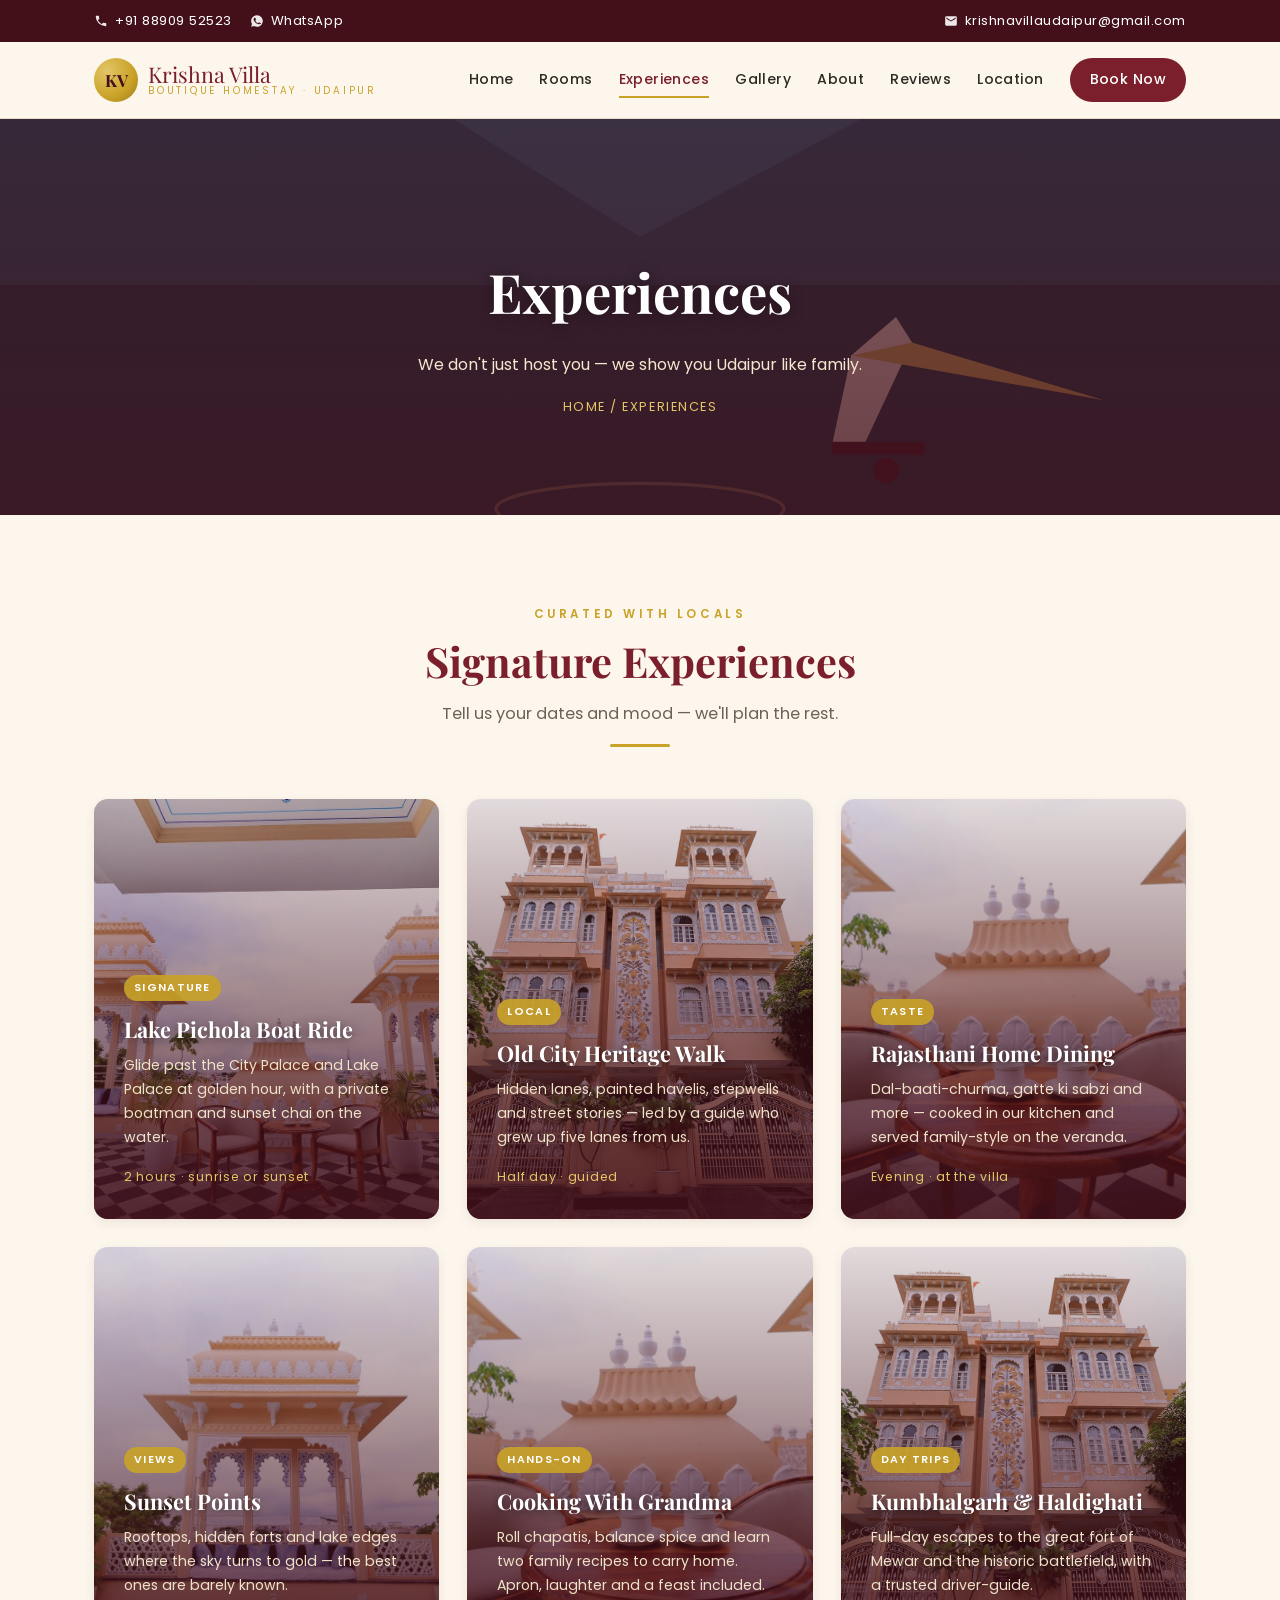
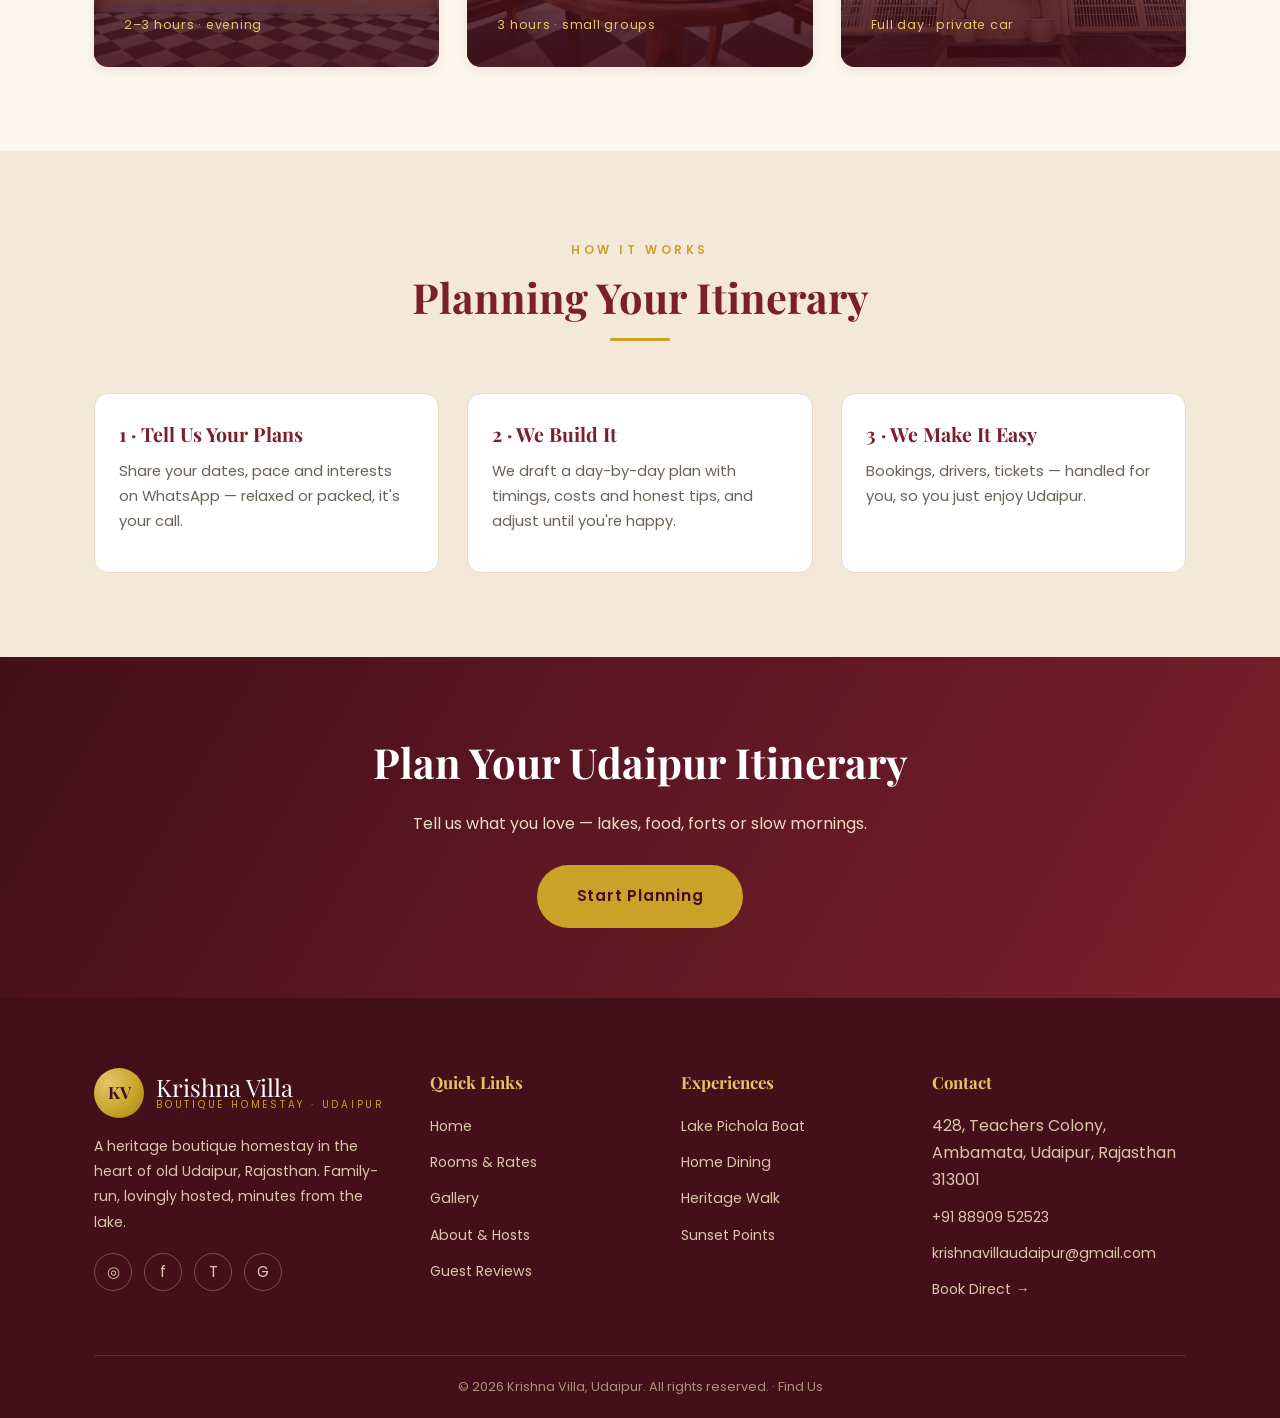
<file: experiences.html>
<!DOCTYPE html>
<html lang="en">
<head>
<meta charset="UTF-8">
<meta name="viewport" content="width=device-width, initial-scale=1.0">
<title>Experiences — Krishna Villa, Udaipur</title>
<meta name="description" content="Lake Pichola boat rides, Rajasthani home dining, old-city heritage walks and sunset points — experiences arranged by Krishna Villa homestay in Udaipur.">
<link rel="preconnect" href="https://fonts.googleapis.com">
<link rel="preconnect" href="https://fonts.gstatic.com" crossorigin>
<link href="https://fonts.googleapis.com/css2?family=Playfair+Display:wght@500;600;700&family=Poppins:wght@300;400;500;600&display=swap" rel="stylesheet">
<link rel="stylesheet" href="css/style.css">
</head>
<body>

<!-- ======= TOP BAR ======= -->
<header class="topbar">
  <div class="wrap">
    <div class="tb-item">
      <a href="tel:+918890952523"><svg class="ico" viewBox="0 0 24 24" fill="currentColor"><path d="M6.6 10.8a15 15 0 0 0 6.6 6.6l2.2-2.2a1 1 0 0 1 1-.25 11.4 11.4 0 0 0 3.6.58 1 1 0 0 1 1 1V20a1 1 0 0 1-1 1A17 17 0 0 1 3 4a1 1 0 0 1 1-1h3.5a1 1 0 0 1 1 1 11.4 11.4 0 0 0 .58 3.6 1 1 0 0 1-.25 1z"/></svg> +91 88909 52523</a>
      <a class="wa" href="https://wa.me/918890952523" target="_blank" rel="noopener"><svg class="ico" viewBox="0 0 24 24" fill="currentColor"><path d="M12 2a10 10 0 0 0-8.6 15.1L2 22l5-1.3A10 10 0 1 0 12 2zm5.1 14.1c-.2.6-1.3 1.2-1.8 1.3-.5 0-1 .2-3.3-.7a11 11 0 0 1-4.6-4.1c-.3-.5-1.2-1.7-1.2-3.2s.8-2.3 1-2.6c.3-.3.6-.4.8-.4h.6c.2 0 .4-.1.7.5.2.6.8 2 .9 2.1.1.2.1.3 0 .5l-.4.6-.5.6c-.2.2-.4.4-.2.7.3.5 1.1 1.9 2.4 3 1.3 1 1.6 1.2 1.9 1.3.2.1.5.1.7-.1l1-1.1c.2-.3.5-.2.8-.1.3.1 2 1 2.3 1.2.4.1.6.2.7.3.1.1.1.6-.2 1.2z"/></svg> WhatsApp</a>
    </div>
    <div class="tb-item">
      <a href="mailto:krishnavillaudaipur@gmail.com"><svg class="ico" viewBox="0 0 24 24" fill="currentColor"><path d="M20 4H4a2 2 0 0 0-2 2v12a2 2 0 0 0 2 2h16a2 2 0 0 0 2-2V6a2 2 0 0 0-2-2zm0 4-8 5-8-5V6l8 5 8-5z"/></svg> krishnavillaudaipur@gmail.com</a>
    </div>
  </div>
</header>

<!-- ======= NAV ======= -->
<header class="header">
  <div class="wrap nav">
    <a class="brand" href="index.html">
      <span class="brand-mark">KV</span>
      <span class="brand-name">Krishna Villa<small>Boutique Homestay · Udaipur</small></span>
    </a>
    <button class="nav-toggle" aria-label="Open menu"><span></span><span></span><span></span></button>
    <nav class="nav-links">
      <a href="index.html">Home</a>
      <a href="rooms.html">Rooms</a>
      <a href="experiences.html" class="active">Experiences</a>
      <a href="gallery.html">Gallery</a>
      <a href="about.html">About</a>
      <a href="reviews.html">Reviews</a>
      <a href="location.html">Location</a>
      <a href="contact.html" class="nav-cta">Book Now</a>
    </nav>
  </div>
</header>

<!-- ======= PAGE HERO ======= -->
<section class="page-hero" style="min-height:44vh;display:flex;align-items:center;justify-content:center">
  <div class="hero-bg" style="background-image:url('img/ph-lake.svg')"></div>
  <div class="hero-inner">
    <h1>Experiences</h1>
    <p>We don't just host you — we show you Udaipur like family.</p>
    <div class="breadcrumb"><a href="index.html">Home</a> / Experiences</div>
  </div>
</section>

<!-- ======= EXPERIENCES GRID ======= -->
<section>
  <div class="wrap">
    <div class="section-head reveal">
      <span class="kicker">Curated With Locals</span>
      <h2 class="section-title">Signature Experiences</h2>
      <p class="section-sub">Tell us your dates and mood — we'll plan the rest.</p>
      <div class="rule"></div>
    </div>
    <div class="grid-3">

      <div class="exp-item reveal" id="lake">
        <div class="hero-bg" style="background-image:url('photos/villa-terrace-wide.webp');position:absolute;inset:0;background-size:cover;background-position:center"></div>
        <div class="exp-body">
          <span class="tag">Signature</span>
          <h3>Lake Pichola Boat Ride</h3>
          <p>Glide past the City Palace and Lake Palace at golden hour, with a private boatman and sunset chai on the water.</p>
          <span class="duration">2 hours · sunrise or sunset</span>
        </div>
      </div>

      <div class="exp-item reveal" id="walk">
        <div class="hero-bg" style="background-image:url('photos/villa-exterior.webp');position:absolute;inset:0;background-size:cover;background-position:center"></div>
        <div class="exp-body">
          <span class="tag">Local</span>
          <h3>Old City Heritage Walk</h3>
          <p>Hidden lanes, painted havelis, stepwells and street stories — led by a guide who grew up five lanes from us.</p>
          <span class="duration">Half day · guided</span>
        </div>
      </div>

      <div class="exp-item reveal" id="food">
        <div class="hero-bg" style="background-image:url('photos/villa-terrace-coffee.webp');position:absolute;inset:0;background-size:cover;background-position:center"></div>
        <div class="exp-body">
          <span class="tag">Taste</span>
          <h3>Rajasthani Home Dining</h3>
          <p>Dal-baati-churma, gatte ki sabzi and more — cooked in our kitchen and served family-style on the veranda.</p>
          <span class="duration">Evening · at the villa</span>
        </div>
      </div>

      <div class="exp-item reveal" id="sunset">
        <div class="hero-bg" style="background-image:url('photos/villa-terrace-nook.webp');position:absolute;inset:0;background-size:cover;background-position:center"></div>
        <div class="exp-body">
          <span class="tag">Views</span>
          <h3>Sunset Points</h3>
          <p>Rooftops, hidden forts and lake edges where the sky turns to gold — the best ones are barely known.</p>
          <span class="duration">2–3 hours · evening</span>
        </div>
      </div>

      <div class="exp-item reveal" id="cooking">
        <div class="hero-bg" style="background-image:url('photos/villa-terrace-coffee.webp');position:absolute;inset:0;background-size:cover;background-position:center"></div>
        <div class="exp-body">
          <span class="tag">Hands-on</span>
          <h3>Cooking With Grandma</h3>
          <p>Roll chapatis, balance spice and learn two family recipes to carry home. Apron, laughter and a feast included.</p>
          <span class="duration">3 hours · small groups</span>
        </div>
      </div>

      <div class="exp-item reveal" id="transport">
        <div class="hero-bg" style="background-image:url('photos/villa-exterior.webp');position:absolute;inset:0;background-size:cover;background-position:center"></div>
        <div class="exp-body">
          <span class="tag">Day Trips</span>
          <h3>Kumbhalgarh &amp; Haldighati</h3>
          <p>Full-day escapes to the great fort of Mewar and the historic battlefield, with a trusted driver-guide.</p>
          <span class="duration">Full day · private car</span>
        </div>
      </div>

    </div>
  </div>
</section>

<!-- ======= PLANNING ======= -->
<section class="sand-bg">
  <div class="wrap">
    <div class="section-head reveal">
      <span class="kicker">How It Works</span>
      <h2 class="section-title">Planning Your Itinerary</h2>
      <div class="rule"></div>
    </div>
    <div class="grid-3">
      <div class="card reveal" style="box-shadow:none">
        <div class="card-body">
          <h3>1 · Tell Us Your Plans</h3>
          <p>Share your dates, pace and interests on WhatsApp — relaxed or packed, it's your call.</p>
        </div>
      </div>
      <div class="card reveal" style="box-shadow:none">
        <div class="card-body">
          <h3>2 · We Build It</h3>
          <p>We draft a day-by-day plan with timings, costs and honest tips, and adjust until you're happy.</p>
        </div>
      </div>
      <div class="card reveal" style="box-shadow:none">
        <div class="card-body">
          <h3>3 · We Make It Easy</h3>
          <p>Bookings, drivers, tickets — handled for you, so you just enjoy Udaipur.</p>
        </div>
      </div>
    </div>
  </div>
</section>

<!-- ======= CTA ======= -->
<section class="cta-banner">
  <div class="wrap">
    <h2>Plan Your Udaipur Itinerary</h2>
    <p>Tell us what you love — lakes, food, forts or slow mornings.</p>
    <a class="btn btn-gold btn-lg" href="contact.html">Start Planning</a>
  </div>
</section>

<!-- ======= FOOTER ======= -->
<footer class="footer">
  <div class="wrap">
    <div class="footer-grid">
      <div>
        <div class="fbrand">
          <span class="brand-mark">KV</span>
          <span class="brand-name">Krishna Villa<small>Boutique Homestay · Udaipur</small></span>
        </div>
        <p>A heritage boutique homestay in the heart of old Udaipur, Rajasthan. Family-run, lovingly hosted, minutes from the lake.</p>
        <div class="social">
          <a href="#" aria-label="Instagram">◎</a>
          <a href="#" aria-label="Facebook">f</a>
          <a href="#" aria-label="TripAdvisor">T</a>
          <a href="#" aria-label="Google">G</a>
        </div>
      </div>
      <div>
        <h4>Quick Links</h4>
        <ul>
          <li><a href="index.html">Home</a></li>
          <li><a href="rooms.html">Rooms &amp; Rates</a></li>
          <li><a href="gallery.html">Gallery</a></li>
          <li><a href="about.html">About &amp; Hosts</a></li>
          <li><a href="reviews.html">Guest Reviews</a></li>
        </ul>
      </div>
      <div>
        <h4>Experiences</h4>
        <ul>
          <li><a href="experiences.html#lake">Lake Pichola Boat</a></li>
          <li><a href="experiences.html#food">Home Dining</a></li>
          <li><a href="experiences.html#walk">Heritage Walk</a></li>
          <li><a href="experiences.html#sunset">Sunset Points</a></li>
        </ul>
      </div>
      <div>
        <h4>Contact</h4>
        <ul>
          <li>428, Teachers Colony,<br>Ambamata, Udaipur, Rajasthan 313001</li>
          <li><a href="tel:+918890952523">+91 88909 52523</a></li>
          <li><a href="mailto:krishnavillaudaipur@gmail.com">krishnavillaudaipur@gmail.com</a></li>
          <li><a href="contact.html">Book Direct →</a></li>
        </ul>
      </div>
    </div>
    <div class="footer-bottom">© <span id="year"></span> Krishna Villa, Udaipur. All rights reserved. · <a href="location.html">Find Us</a></div>
  </div>
</footer>

<script src="js/main.js"></script>
</body>
</html>
</file>
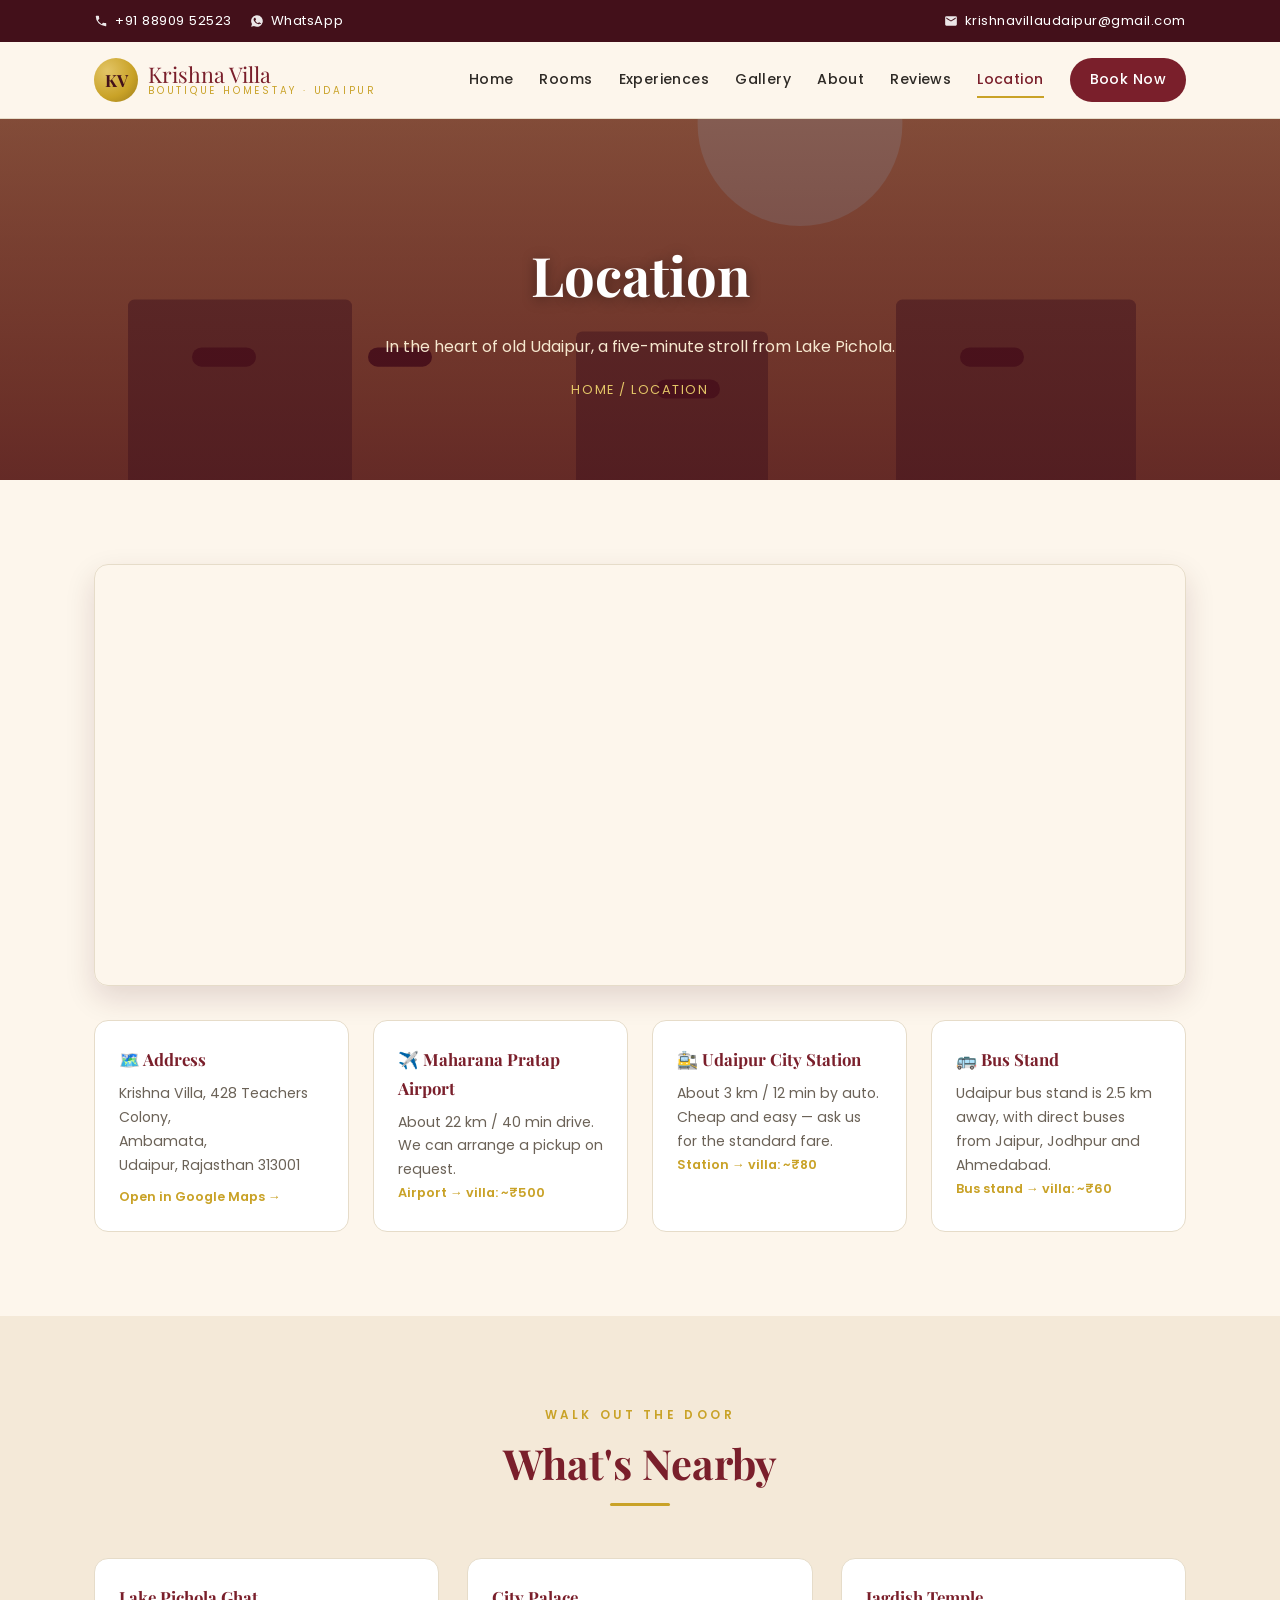
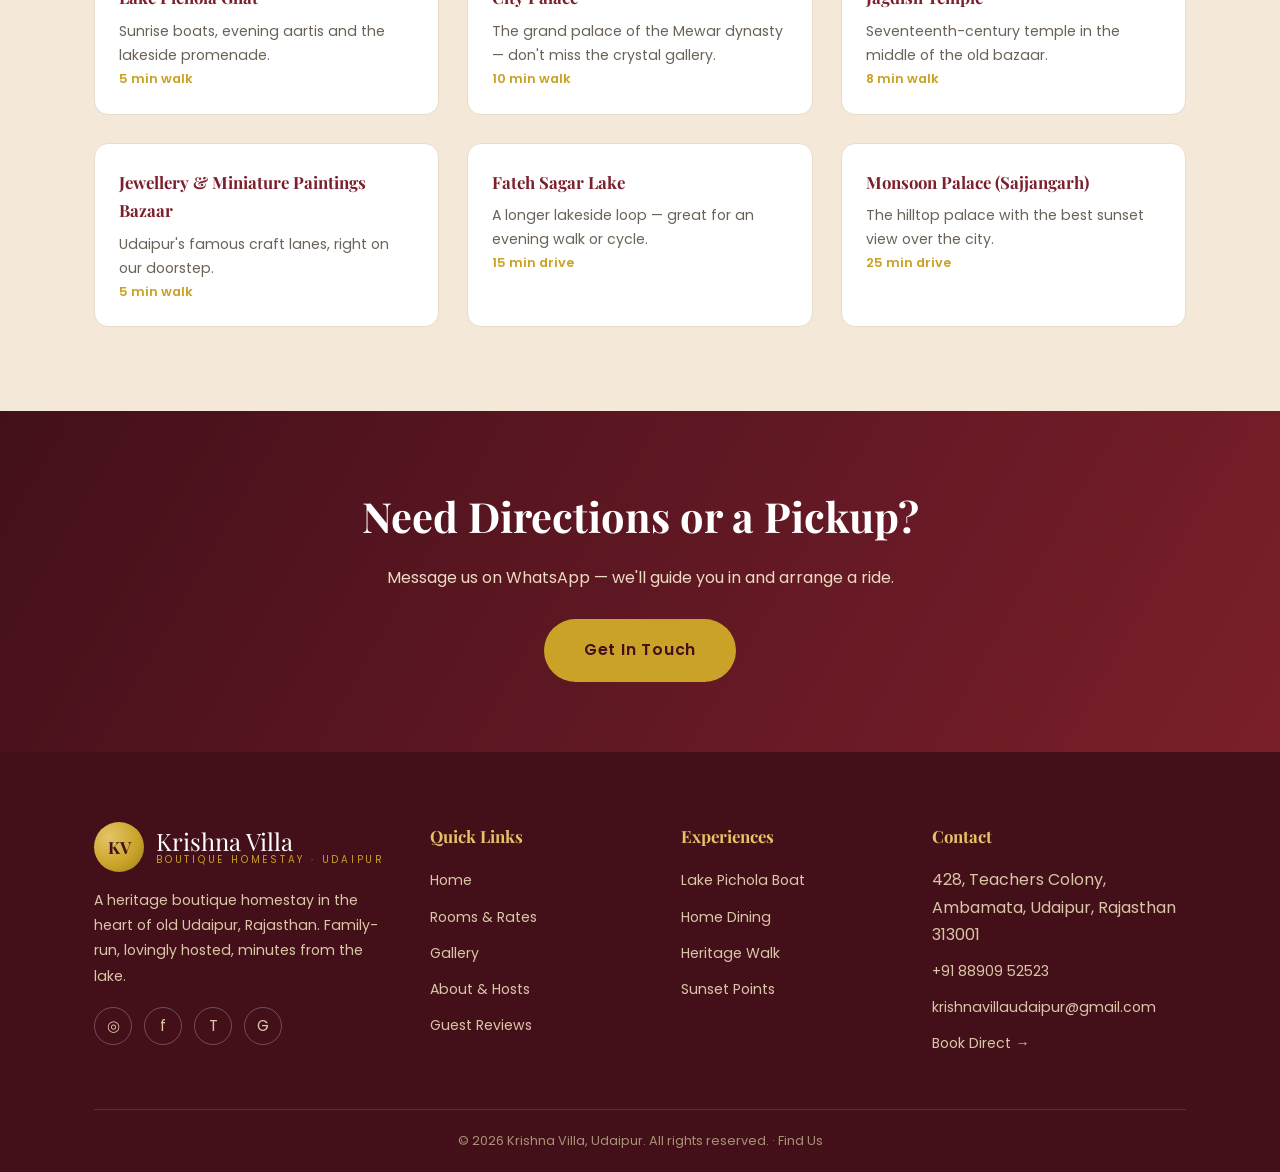
<file: location.html>
<!DOCTYPE html>
<html lang="en">
<head>
<meta charset="UTF-8">
<meta name="viewport" content="width=device-width, initial-scale=1.0">
<title>Location &amp; How to Reach — Krishna Villa, Udaipur</title>
<meta name="description" content="Krishna Villa is in old Udaipur, minutes from Lake Pichola. How to reach us from the airport, railway station and bus stand, plus nearby attractions.">
<link rel="preconnect" href="https://fonts.googleapis.com">
<link rel="preconnect" href="https://fonts.gstatic.com" crossorigin>
<link href="https://fonts.googleapis.com/css2?family=Playfair+Display:wght@500;600;700&family=Poppins:wght@300;400;500;600&display=swap" rel="stylesheet">
<link rel="stylesheet" href="css/style.css">
</head>
<body>

<!-- ======= TOP BAR ======= -->
<header class="topbar">
  <div class="wrap">
    <div class="tb-item">
      <a href="tel:+918890952523"><svg class="ico" viewBox="0 0 24 24" fill="currentColor"><path d="M6.6 10.8a15 15 0 0 0 6.6 6.6l2.2-2.2a1 1 0 0 1 1-.25 11.4 11.4 0 0 0 3.6.58 1 1 0 0 1 1 1V20a1 1 0 0 1-1 1A17 17 0 0 1 3 4a1 1 0 0 1 1-1h3.5a1 1 0 0 1 1 1 11.4 11.4 0 0 0 .58 3.6 1 1 0 0 1-.25 1z"/></svg> +91 88909 52523</a>
      <a class="wa" href="https://wa.me/918890952523" target="_blank" rel="noopener"><svg class="ico" viewBox="0 0 24 24" fill="currentColor"><path d="M12 2a10 10 0 0 0-8.6 15.1L2 22l5-1.3A10 10 0 1 0 12 2zm5.1 14.1c-.2.6-1.3 1.2-1.8 1.3-.5 0-1 .2-3.3-.7a11 11 0 0 1-4.6-4.1c-.3-.5-1.2-1.7-1.2-3.2s.8-2.3 1-2.6c.3-.3.6-.4.8-.4h.6c.2 0 .4-.1.7.5.2.6.8 2 .9 2.1.1.2.1.3 0 .5l-.4.6-.5.6c-.2.2-.4.4-.2.7.3.5 1.1 1.9 2.4 3 1.3 1 1.6 1.2 1.9 1.3.2.1.5.1.7-.1l1-1.1c.2-.3.5-.2.8-.1.3.1 2 1 2.3 1.2.4.1.6.2.7.3.1.1.1.6-.2 1.2z"/></svg> WhatsApp</a>
    </div>
    <div class="tb-item">
      <a href="mailto:krishnavillaudaipur@gmail.com"><svg class="ico" viewBox="0 0 24 24" fill="currentColor"><path d="M20 4H4a2 2 0 0 0-2 2v12a2 2 0 0 0 2 2h16a2 2 0 0 0 2-2V6a2 2 0 0 0-2-2zm0 4-8 5-8-5V6l8 5 8-5z"/></svg> krishnavillaudaipur@gmail.com</a>
    </div>
  </div>
</header>

<!-- ======= NAV ======= -->
<header class="header">
  <div class="wrap nav">
    <a class="brand" href="index.html">
      <span class="brand-mark">KV</span>
      <span class="brand-name">Krishna Villa<small>Boutique Homestay · Udaipur</small></span>
    </a>
    <button class="nav-toggle" aria-label="Open menu"><span></span><span></span><span></span></button>
    <nav class="nav-links">
      <a href="index.html">Home</a>
      <a href="rooms.html">Rooms</a>
      <a href="experiences.html">Experiences</a>
      <a href="gallery.html">Gallery</a>
      <a href="about.html">About</a>
      <a href="reviews.html">Reviews</a>
      <a href="location.html" class="active">Location</a>
      <a href="contact.html" class="nav-cta">Book Now</a>
    </nav>
  </div>
</header>

<!-- ======= PAGE HERO ======= -->
<section class="page-hero" style="min-height:40vh;display:flex;align-items:center;justify-content:center">
  <div class="hero-bg" style="background-image:url('img/ph-city.svg')"></div>
  <div class="hero-inner">
    <h1>Location</h1>
    <p>In the heart of old Udaipur, a five-minute stroll from Lake Pichola.</p>
    <div class="breadcrumb"><a href="index.html">Home</a> / Location</div>
  </div>
</section>

<!-- ======= MAP ======= -->
<section>
  <div class="wrap">
    <div class="map-wrap reveal">
      <iframe title="Map showing Krishna Villa homestay in Udaipur" src="https://www.google.com/maps?q=428+Teachers+Colony,+Ambamata,+Udaipur,+Rajasthan&output=embed" loading="lazy" referrerpolicy="no-referrer-when-downgrade"></iframe>
    </div>
    <div class="map-cards">
      <div class="map-card reveal">
        <h4>🗺️ Address</h4>
        <p>Krishna Villa, 428 Teachers Colony,<br>Ambamata,<br>Udaipur, Rajasthan 313001</p>
        <p class="dist" style="margin-top:8px">Open in Google Maps →</p>
      </div>
      <div class="map-card reveal">
        <h4>✈️ Maharana Pratap Airport</h4>
        <p>About 22 km / 40 min drive. We can arrange a pickup on request.</p>
        <p class="dist">Airport → villa: ~₹500</p>
      </div>
      <div class="map-card reveal">
        <h4>🚉 Udaipur City Station</h4>
        <p>About 3 km / 12 min by auto. Cheap and easy — ask us for the standard fare.</p>
        <p class="dist">Station → villa: ~₹80</p>
      </div>
      <div class="map-card reveal">
        <h4>🚌 Bus Stand</h4>
        <p>Udaipur bus stand is 2.5 km away, with direct buses from Jaipur, Jodhpur and Ahmedabad.</p>
        <p class="dist">Bus stand → villa: ~₹60</p>
      </div>
    </div>
  </div>
</section>

<!-- ======= NEARBY ======= -->
<section class="sand-bg">
  <div class="wrap">
    <div class="section-head reveal">
      <span class="kicker">Walk Out The Door</span>
      <h2 class="section-title">What's Nearby</h2>
      <div class="rule"></div>
    </div>
    <div class="grid-3">
      <div class="map-card reveal">
        <h4>Lake Pichola Ghat</h4>
        <p>Sunrise boats, evening aartis and the lakeside promenade.</p>
        <p class="dist">5 min walk</p>
      </div>
      <div class="map-card reveal">
        <h4>City Palace</h4>
        <p>The grand palace of the Mewar dynasty — don't miss the crystal gallery.</p>
        <p class="dist">10 min walk</p>
      </div>
      <div class="map-card reveal">
        <h4>Jagdish Temple</h4>
        <p>Seventeenth-century temple in the middle of the old bazaar.</p>
        <p class="dist">8 min walk</p>
      </div>
      <div class="map-card reveal">
        <h4>Jewellery &amp; Miniature Paintings Bazaar</h4>
        <p>Udaipur's famous craft lanes, right on our doorstep.</p>
        <p class="dist">5 min walk</p>
      </div>
      <div class="map-card reveal">
        <h4>Fateh Sagar Lake</h4>
        <p>A longer lakeside loop — great for an evening walk or cycle.</p>
        <p class="dist">15 min drive</p>
      </div>
      <div class="map-card reveal">
        <h4>Monsoon Palace (Sajjangarh)</h4>
        <p>The hilltop palace with the best sunset view over the city.</p>
        <p class="dist">25 min drive</p>
      </div>
    </div>
  </div>
</section>

<!-- ======= CTA ======= -->
<section class="cta-banner">
  <div class="wrap">
    <h2>Need Directions or a Pickup?</h2>
    <p>Message us on WhatsApp — we'll guide you in and arrange a ride.</p>
    <a class="btn btn-gold btn-lg" href="contact.html">Get In Touch</a>
  </div>
</section>

<!-- ======= FOOTER ======= -->
<footer class="footer">
  <div class="wrap">
    <div class="footer-grid">
      <div>
        <div class="fbrand">
          <span class="brand-mark">KV</span>
          <span class="brand-name">Krishna Villa<small>Boutique Homestay · Udaipur</small></span>
        </div>
        <p>A heritage boutique homestay in the heart of old Udaipur, Rajasthan. Family-run, lovingly hosted, minutes from the lake.</p>
        <div class="social">
          <a href="#" aria-label="Instagram">◎</a>
          <a href="#" aria-label="Facebook">f</a>
          <a href="#" aria-label="TripAdvisor">T</a>
          <a href="#" aria-label="Google">G</a>
        </div>
      </div>
      <div>
        <h4>Quick Links</h4>
        <ul>
          <li><a href="index.html">Home</a></li>
          <li><a href="rooms.html">Rooms &amp; Rates</a></li>
          <li><a href="gallery.html">Gallery</a></li>
          <li><a href="about.html">About &amp; Hosts</a></li>
          <li><a href="reviews.html">Guest Reviews</a></li>
        </ul>
      </div>
      <div>
        <h4>Experiences</h4>
        <ul>
          <li><a href="experiences.html#lake">Lake Pichola Boat</a></li>
          <li><a href="experiences.html#food">Home Dining</a></li>
          <li><a href="experiences.html#walk">Heritage Walk</a></li>
          <li><a href="experiences.html#sunset">Sunset Points</a></li>
        </ul>
      </div>
      <div>
        <h4>Contact</h4>
        <ul>
          <li>428, Teachers Colony,<br>Ambamata, Udaipur, Rajasthan 313001</li>
          <li><a href="tel:+918890952523">+91 88909 52523</a></li>
          <li><a href="mailto:krishnavillaudaipur@gmail.com">krishnavillaudaipur@gmail.com</a></li>
          <li><a href="contact.html">Book Direct →</a></li>
        </ul>
      </div>
    </div>
    <div class="footer-bottom">© <span id="year"></span> Krishna Villa, Udaipur. All rights reserved. · <a href="location.html">Find Us</a></div>
  </div>
</footer>

<script src="js/main.js"></script>
</body>
</html>
</file>
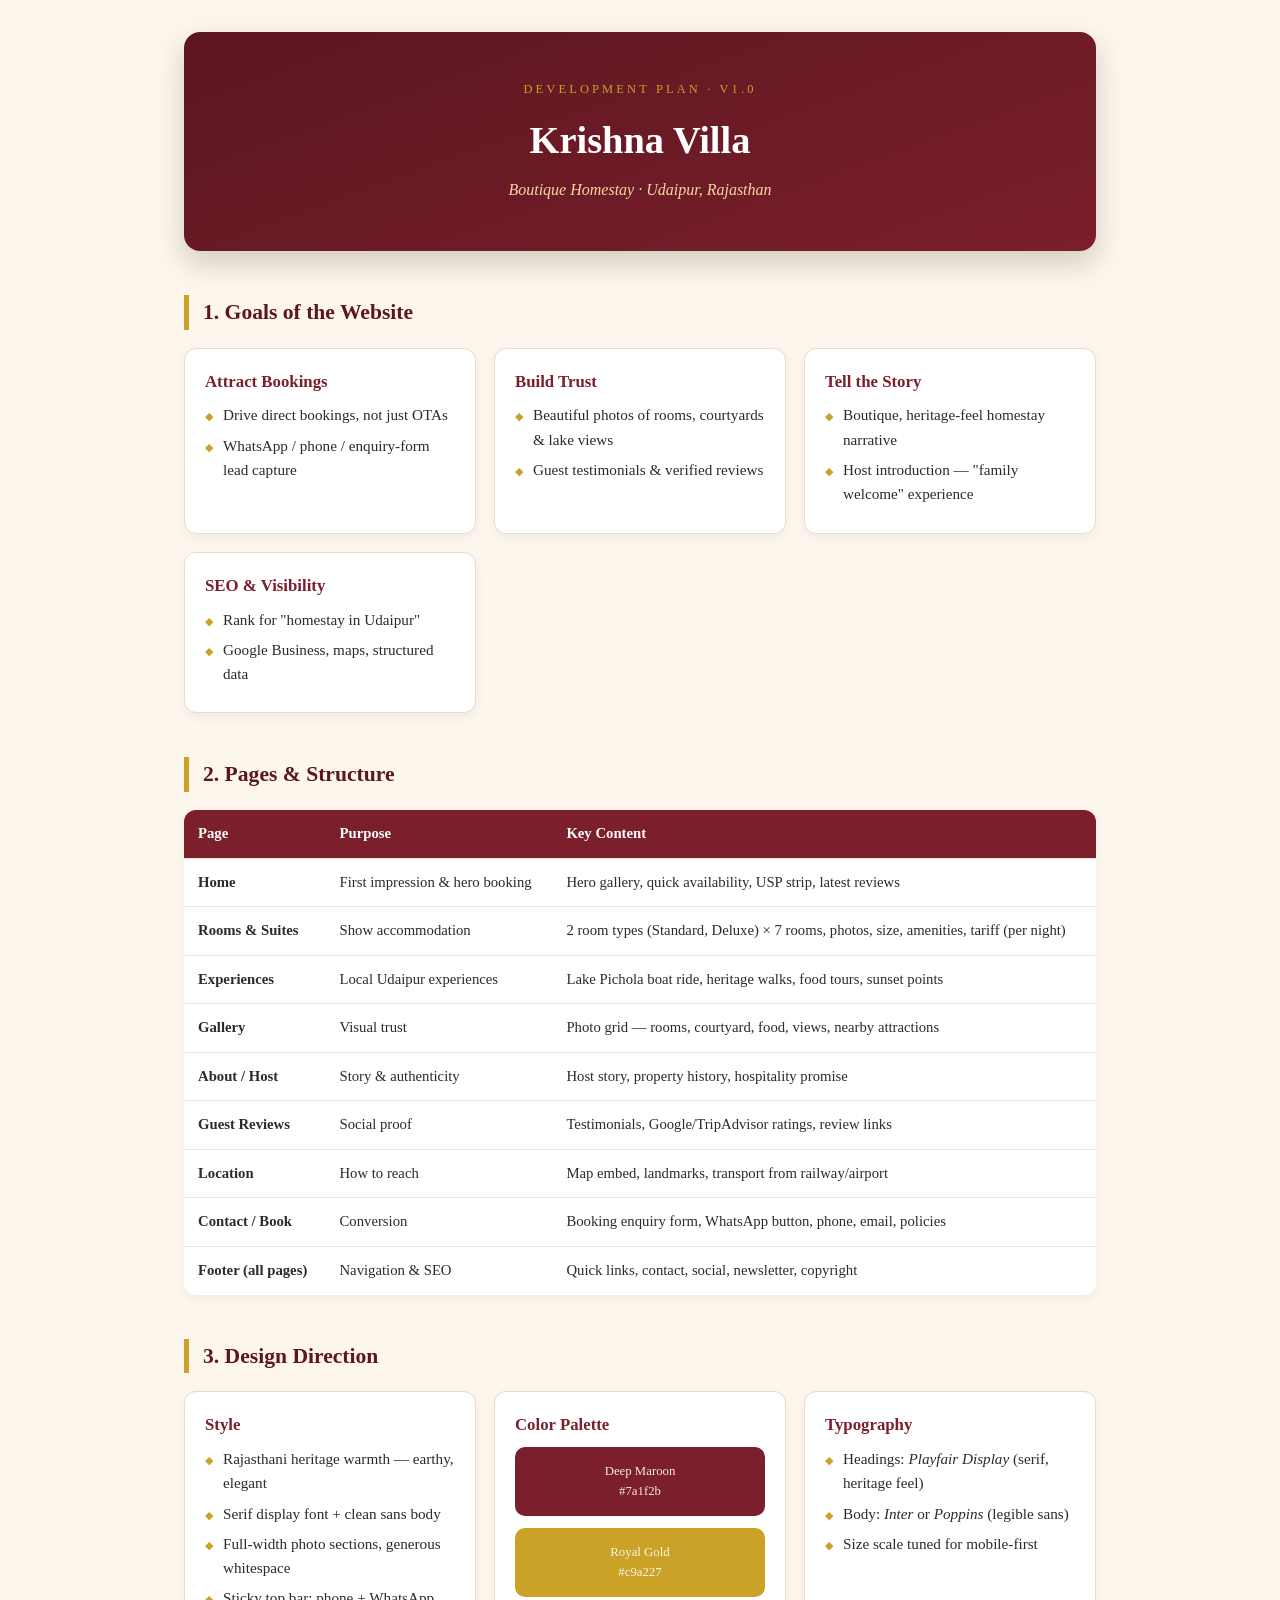
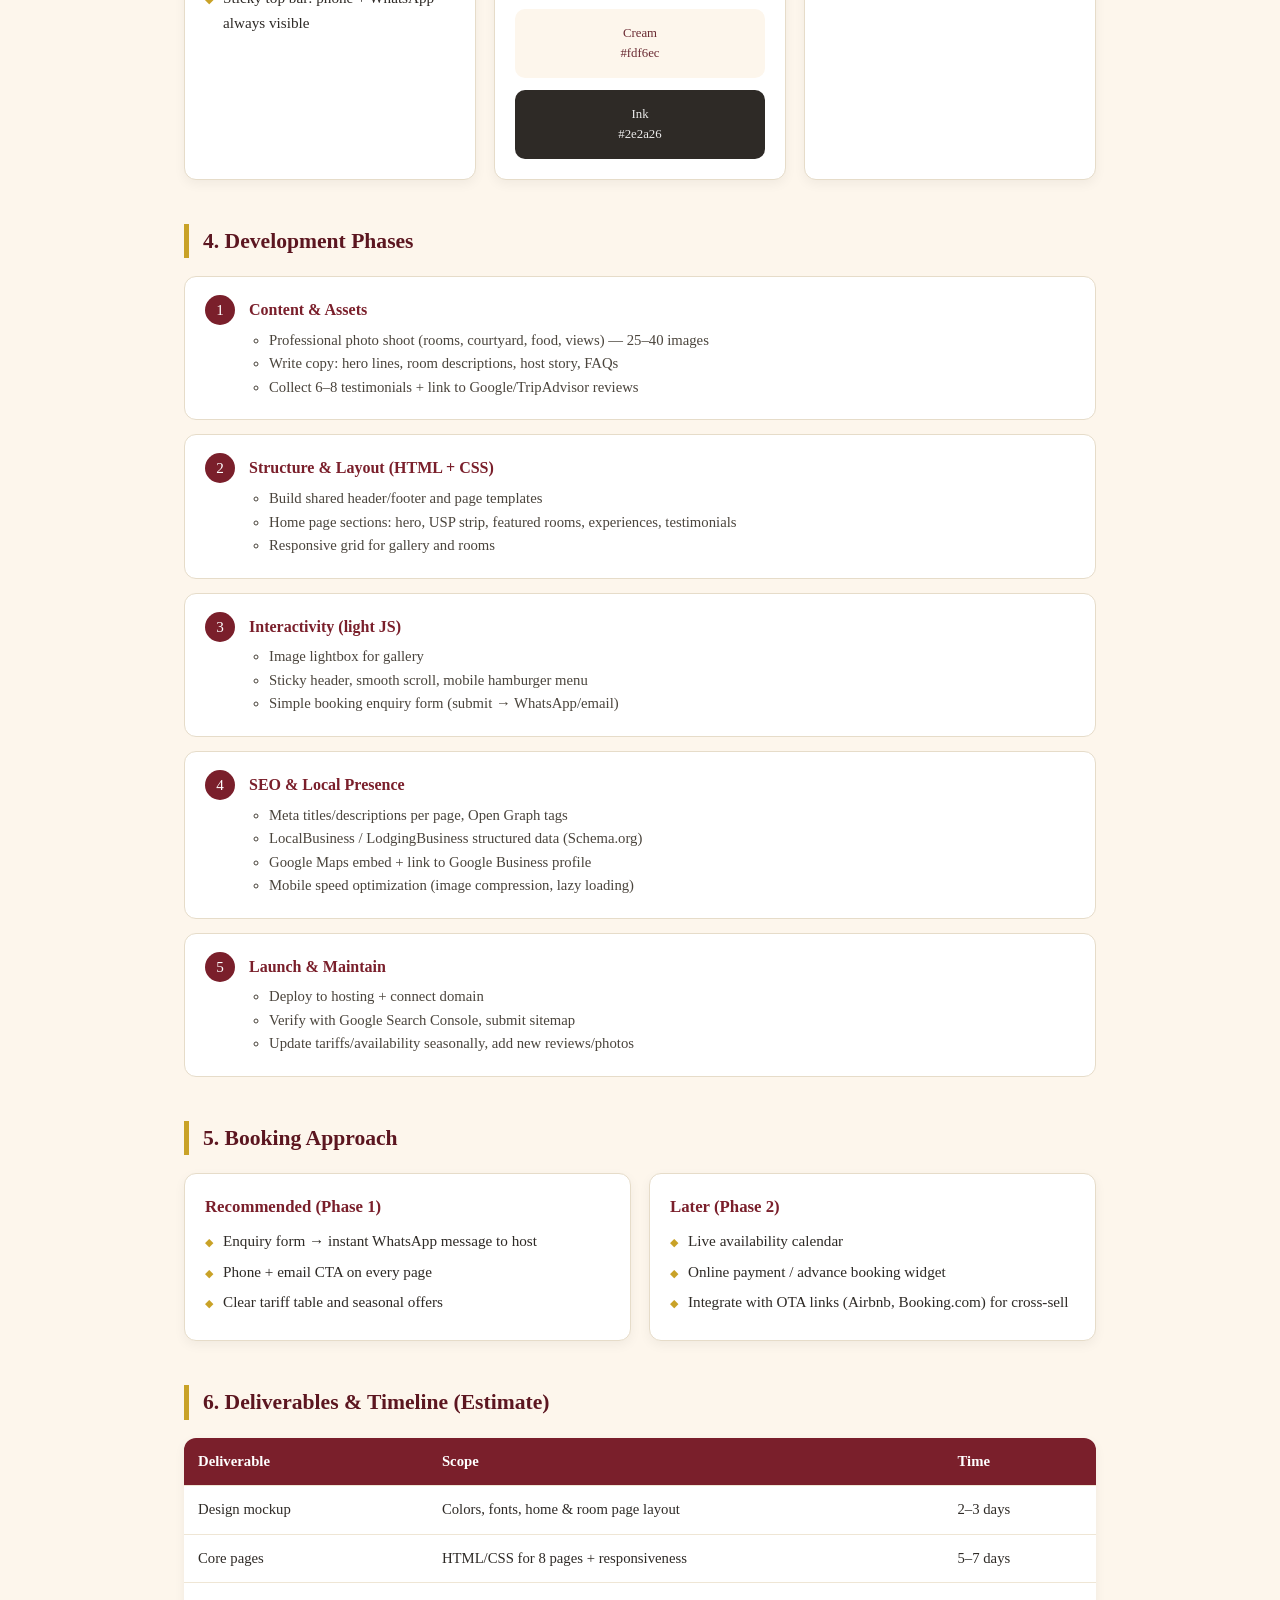
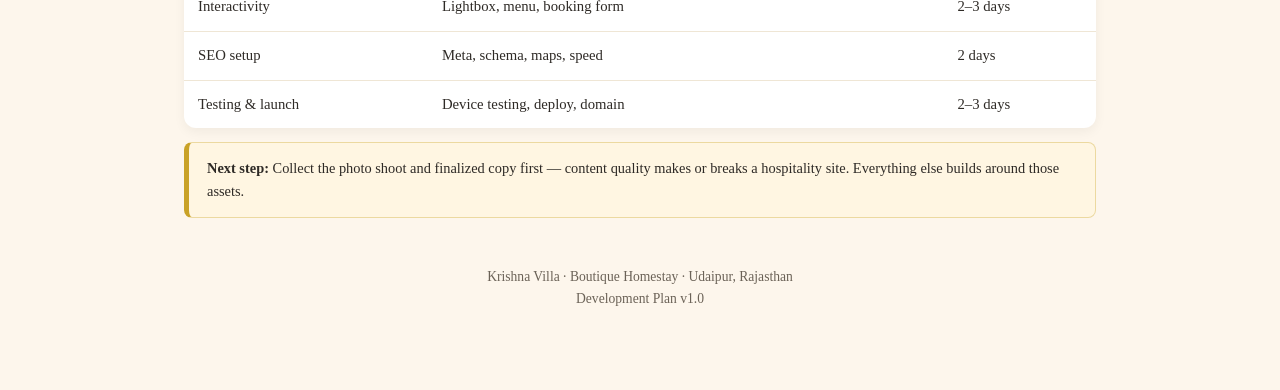
<file: plan.html>
<!DOCTYPE html>
<html lang="en">
<head>
<meta charset="UTF-8">
<meta name="viewport" content="width=device-width, initial-scale=1.0">
<title>Website Development Plan — Krishna Villa</title>
<style>
  :root {
    --wine: #7a1f2b;
    --wine-dark: #5c1620;
    --gold: #c9a227;
    --cream: #fdf6ec;
    --sand: #f4e9d8;
    --ink: #2e2a26;
    --muted: #6b6257;
  }
  * { box-sizing: border-box; margin: 0; padding: 0; }
  body {
    font-family: Georgia, "Times New Roman", serif;
    background: var(--cream);
    color: var(--ink);
    line-height: 1.6;
  }
  .wrap { max-width: 960px; margin: 0 auto; padding: 32px 24px 80px; }

  header.hero {
    background: linear-gradient(160deg, var(--wine-dark), var(--wine));
    color: #fff;
    border-radius: 16px;
    padding: 48px 40px;
    text-align: center;
    box-shadow: 0 12px 30px rgba(0,0,0,.18);
  }
  header.hero .kicker {
    letter-spacing: .25em;
    text-transform: uppercase;
    font-size: .78rem;
    color: var(--gold);
    margin-bottom: 10px;
  }
  header.hero h1 { font-size: 2.4rem; margin-bottom: 6px; }
  header.hero p.sub { color: #f3d9a0; font-style: italic; }

  h2.section {
    margin: 44px 0 18px;
    padding-left: 14px;
    border-left: 5px solid var(--gold);
    font-size: 1.35rem;
    color: var(--wine-dark);
  }
  p.lead { color: var(--muted); margin-bottom: 14px; }

  .cards { display: grid; grid-template-columns: repeat(auto-fit, minmax(280px, 1fr)); gap: 18px; }
  .card {
    background: #fff;
    border: 1px solid #e6dcc9;
    border-radius: 12px;
    padding: 20px;
    box-shadow: 0 4px 12px rgba(0,0,0,.05);
  }
  .card h3 { color: var(--wine); font-size: 1.05rem; margin-bottom: 8px; }
  .card ul { list-style: none; }
  .card li { padding-left: 18px; position: relative; margin-bottom: 6px; font-size: .95rem; }
  .card li::before { content: "◆"; position: absolute; left: 0; color: var(--gold); font-size: .7rem; top: 5px; }

  ol.steps { counter-reset: step; list-style: none; }
  ol.steps > li {
    counter-increment: step;
    background: #fff;
    border: 1px solid #e6dcc9;
    border-radius: 12px;
    padding: 20px 20px 20px 64px;
    position: relative;
    margin-bottom: 14px;
  }
  ol.steps > li::before {
    content: counter(step);
    position: absolute;
    left: 20px; top: 18px;
    width: 30px; height: 30px;
    background: var(--wine);
    color: #fff;
    border-radius: 50%;
    display: flex; align-items: center; justify-content: center;
    font-size: .95rem;
  }
  ol.steps h3 { color: var(--wine); font-size: 1rem; margin-bottom: 6px; }
  ol.steps p, ol.steps ul { font-size: .92rem; color: #4a443c; }
  ol.steps ul { padding-left: 20px; }

  table { width: 100%; border-collapse: collapse; background: #fff; border-radius: 12px; overflow: hidden; box-shadow: 0 4px 12px rgba(0,0,0,.05); }
  th, td { padding: 12px 14px; text-align: left; border-bottom: 1px solid #efe6d5; font-size: .92rem; }
  th { background: var(--wine); color: #fff; }
  tr:last-child td { border-bottom: none; }
  td.pct { color: var(--wine); font-weight: bold; }

  .palette { display: flex; gap: 12px; flex-wrap: wrap; }
  .swatch { flex: 1; min-width: 120px; border-radius: 10px; padding: 14px; color: #fff; text-align: center; }
  .swatch span { display: block; font-size: .8rem; opacity: .9; }

  .note {
    background: #fff6e2;
    border: 1px solid #ecd9a0;
    border-left: 5px solid var(--gold);
    border-radius: 8px;
    padding: 14px 18px;
    font-size: .9rem;
    margin: 14px 0;
  }

  footer { text-align: center; color: var(--muted); font-size: .85rem; margin-top: 48px; }
</style>
</head>
<body>
<div class="wrap">

  <header class="hero">
    <div class="kicker">Development Plan · v1.0</div>
    <h1>Krishna Villa</h1>
    <p class="sub">Boutique Homestay · Udaipur, Rajasthan</p>
  </header>

  <h2 class="section">1. Goals of the Website</h2>
  <div class="cards">
    <div class="card">
      <h3>Attract Bookings</h3>
      <ul><li>Drive direct bookings, not just OTAs</li><li>WhatsApp / phone / enquiry-form lead capture</li></ul>
    </div>
    <div class="card">
      <h3>Build Trust</h3>
      <ul><li>Beautiful photos of rooms, courtyards &amp; lake views</li><li>Guest testimonials &amp; verified reviews</li></ul>
    </div>
    <div class="card">
      <h3>Tell the Story</h3>
      <ul><li>Boutique, heritage-feel homestay narrative</li><li>Host introduction — "family welcome" experience</li></ul>
    </div>
    <div class="card">
      <h3>SEO &amp; Visibility</h3>
      <ul><li>Rank for "homestay in Udaipur"</li><li>Google Business, maps, structured data</li></ul>
    </div>
  </div>

  <h2 class="section">2. Pages &amp; Structure</h2>
  <table>
    <tr><th>Page</th><th>Purpose</th><th>Key Content</th></tr>
    <tr><td><strong>Home</strong></td><td>First impression &amp; hero booking</td><td>Hero gallery, quick availability, USP strip, latest reviews</td></tr>
    <tr><td><strong>Rooms &amp; Suites</strong></td><td>Show accommodation</td><td>2 room types (Standard, Deluxe) × 7 rooms, photos, size, amenities, tariff (per night)</td></tr>
    <tr><td><strong>Experiences</strong></td><td>Local Udaipur experiences</td><td>Lake Pichola boat ride, heritage walks, food tours, sunset points</td></tr>
    <tr><td><strong>Gallery</strong></td><td>Visual trust</td><td>Photo grid — rooms, courtyard, food, views, nearby attractions</td></tr>
    <tr><td><strong>About / Host</strong></td><td>Story &amp; authenticity</td><td>Host story, property history, hospitality promise</td></tr>
    <tr><td><strong>Guest Reviews</strong></td><td>Social proof</td><td>Testimonials, Google/TripAdvisor ratings, review links</td></tr>
    <tr><td><strong>Location</strong></td><td>How to reach</td><td>Map embed, landmarks, transport from railway/airport</td></tr>
    <tr><td><strong>Contact / Book</strong></td><td>Conversion</td><td>Booking enquiry form, WhatsApp button, phone, email, policies</td></tr>
    <tr><td><strong>Footer (all pages)</strong></td><td>Navigation &amp; SEO</td><td>Quick links, contact, social, newsletter, copyright</td></tr>
  </table>

  <h2 class="section">3. Design Direction</h2>
  <div class="cards">
    <div class="card">
      <h3>Style</h3>
      <ul>
        <li>Rajasthani heritage warmth — earthy, elegant</li>
        <li>Serif display font + clean sans body</li>
        <li>Full-width photo sections, generous whitespace</li>
        <li>Sticky top bar: phone + WhatsApp always visible</li>
      </ul>
    </div>
    <div class="card">
      <h3>Color Palette</h3>
      <div class="palette" style="margin-top:8px">
        <div class="swatch" style="background:#7a1f2b"><span>Deep Maroon<br>#7a1f2b</span></div>
        <div class="swatch" style="background:#c9a227"><span>Royal Gold<br>#c9a227</span></div>
        <div class="swatch" style="background:#fdf6ec;color:#5c1620"><span>Cream<br>#fdf6ec</span></div>
        <div class="swatch" style="background:#2e2a26"><span>Ink<br>#2e2a26</span></div>
      </div>
    </div>
    <div class="card">
      <h3>Typography</h3>
      <ul>
        <li>Headings: <em>Playfair Display</em> (serif, heritage feel)</li>
        <li>Body: <em>Inter</em> or <em>Poppins</em> (legible sans)</li>
        <li>Size scale tuned for mobile-first</li>
      </ul>
    </div>
  </div>

  <h2 class="section">4. Development Phases</h2>
  <ol class="steps">
    <li>
      <h3>Content &amp; Assets</h3>
      <ul>
        <li>Professional photo shoot (rooms, courtyard, food, views) — 25–40 images</li>
        <li>Write copy: hero lines, room descriptions, host story, FAQs</li>
        <li>Collect 6–8 testimonials + link to Google/TripAdvisor reviews</li>
      </ul>
    </li>
    <li>
      <h3>Structure &amp; Layout (HTML + CSS)</h3>
      <ul>
        <li>Build shared header/footer and page templates</li>
        <li>Home page sections: hero, USP strip, featured rooms, experiences, testimonials</li>
        <li>Responsive grid for gallery and rooms</li>
      </ul>
    </li>
    <li>
      <h3>Interactivity (light JS)</h3>
      <ul>
        <li>Image lightbox for gallery</li>
        <li>Sticky header, smooth scroll, mobile hamburger menu</li>
        <li>Simple booking enquiry form (submit → WhatsApp/email)</li>
      </ul>
    </li>
    <li>
      <h3>SEO &amp; Local Presence</h3>
      <ul>
        <li>Meta titles/descriptions per page, Open Graph tags</li>
        <li>LocalBusiness / LodgingBusiness structured data (Schema.org)</li>
        <li>Google Maps embed + link to Google Business profile</li>
        <li>Mobile speed optimization (image compression, lazy loading)</li>
      </ul>
    </li>
    <li>
      <h3>Launch &amp; Maintain</h3>
      <ul>
        <li>Deploy to hosting + connect domain</li>
        <li>Verify with Google Search Console, submit sitemap</li>
        <li>Update tariffs/availability seasonally, add new reviews/photos</li>
      </ul>
    </li>
  </ol>

  <h2 class="section">5. Booking Approach</h2>
  <div class="cards">
    <div class="card">
      <h3>Recommended (Phase 1)</h3>
      <ul>
        <li>Enquiry form → instant WhatsApp message to host</li>
        <li>Phone + email CTA on every page</li>
        <li>Clear tariff table and seasonal offers</li>
      </ul>
    </div>
    <div class="card">
      <h3>Later (Phase 2)</h3>
      <ul>
        <li>Live availability calendar</li>
        <li>Online payment / advance booking widget</li>
        <li>Integrate with OTA links (Airbnb, Booking.com) for cross-sell</li>
      </ul>
    </div>
  </div>

  <h2 class="section">6. Deliverables &amp; Timeline (Estimate)</h2>
  <table>
    <tr><th>Deliverable</th><th>Scope</th><th>Time</th></tr>
    <tr><td>Design mockup</td><td>Colors, fonts, home &amp; room page layout</td><td>2–3 days</td></tr>
    <tr><td>Core pages</td><td>HTML/CSS for 8 pages + responsiveness</td><td>5–7 days</td></tr>
    <tr><td>Interactivity</td><td>Lightbox, menu, booking form</td><td>2–3 days</td></tr>
    <tr><td>SEO setup</td><td>Meta, schema, maps, speed</td><td>2 days</td></tr>
    <tr><td>Testing &amp; launch</td><td>Device testing, deploy, domain</td><td>2–3 days</td></tr>
  </table>

  <div class="note">
    <strong>Next step:</strong> Collect the photo shoot and finalized copy first — content quality makes or breaks a hospitality site. Everything else builds around those assets.
  </div>

  <footer>
    Krishna Villa · Boutique Homestay · Udaipur, Rajasthan<br>
    Development Plan v1.0
  </footer>

</div>
</body>
</html>
</file>
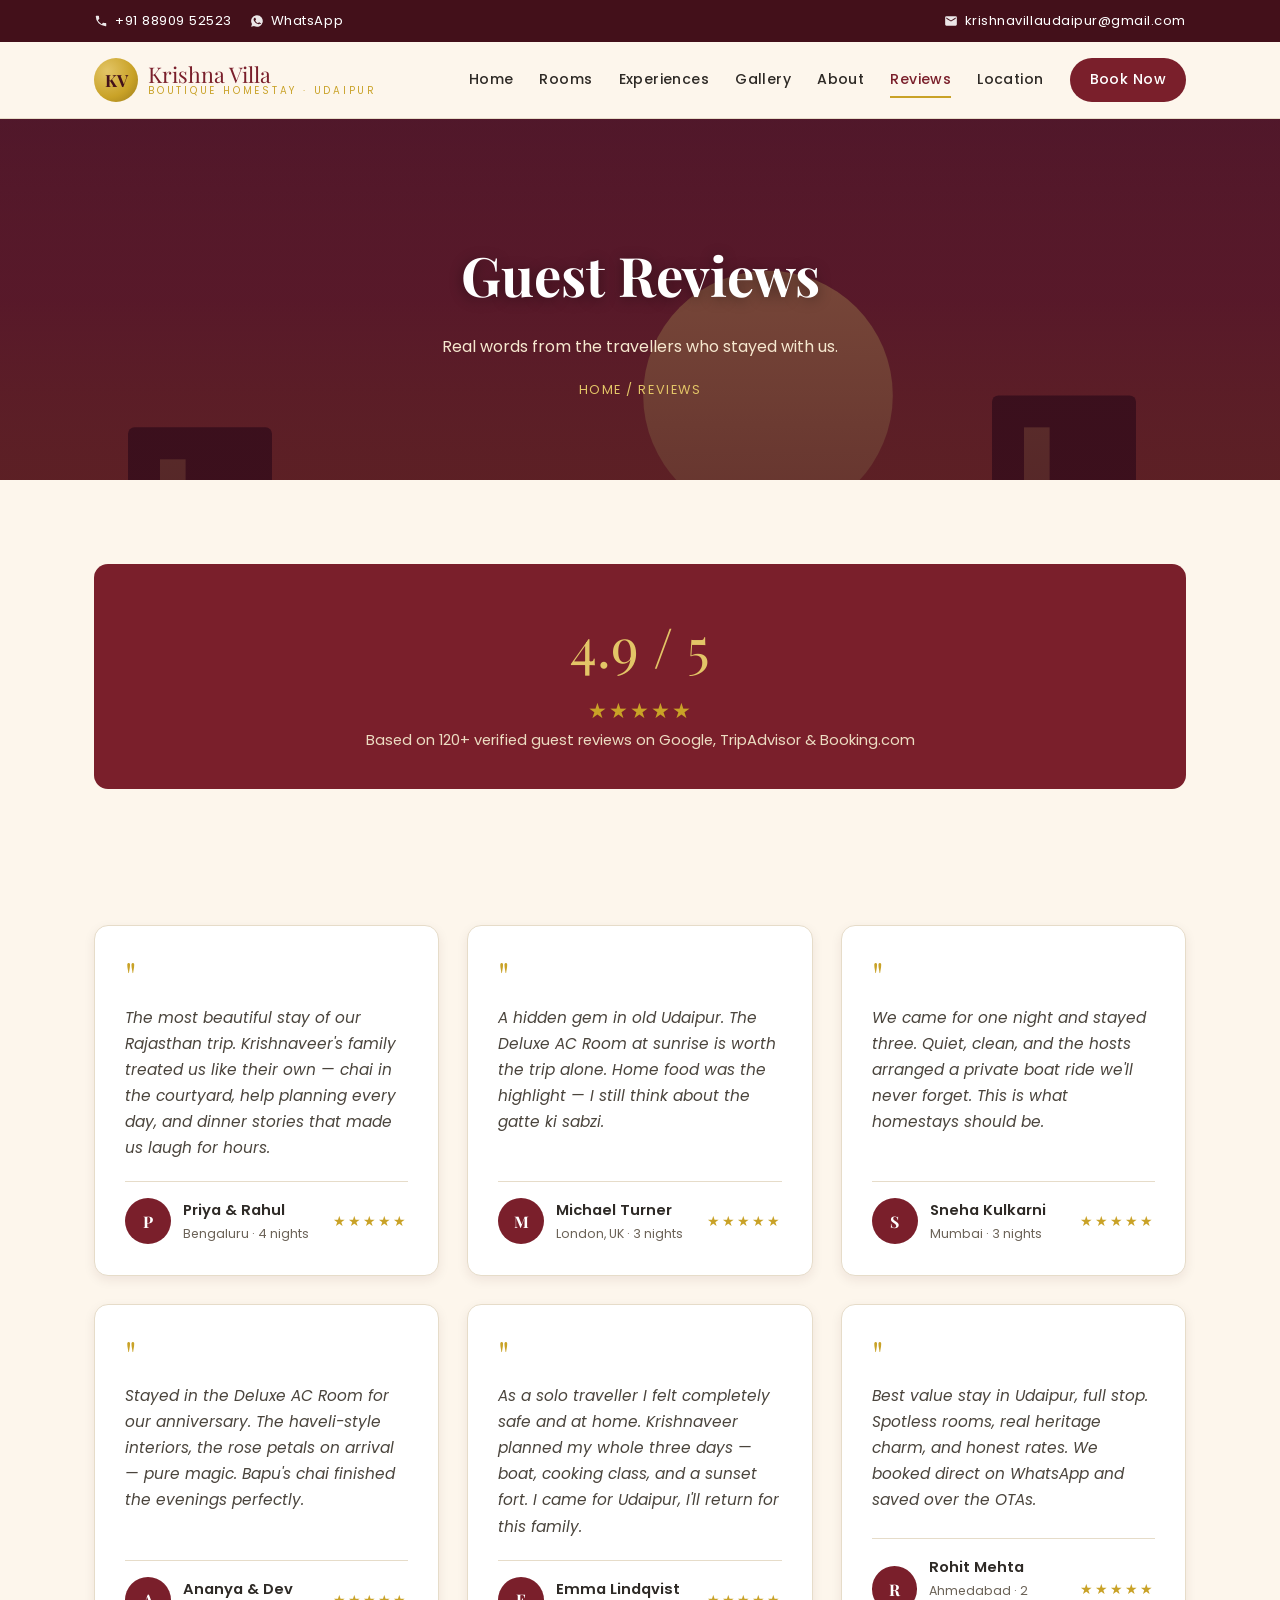
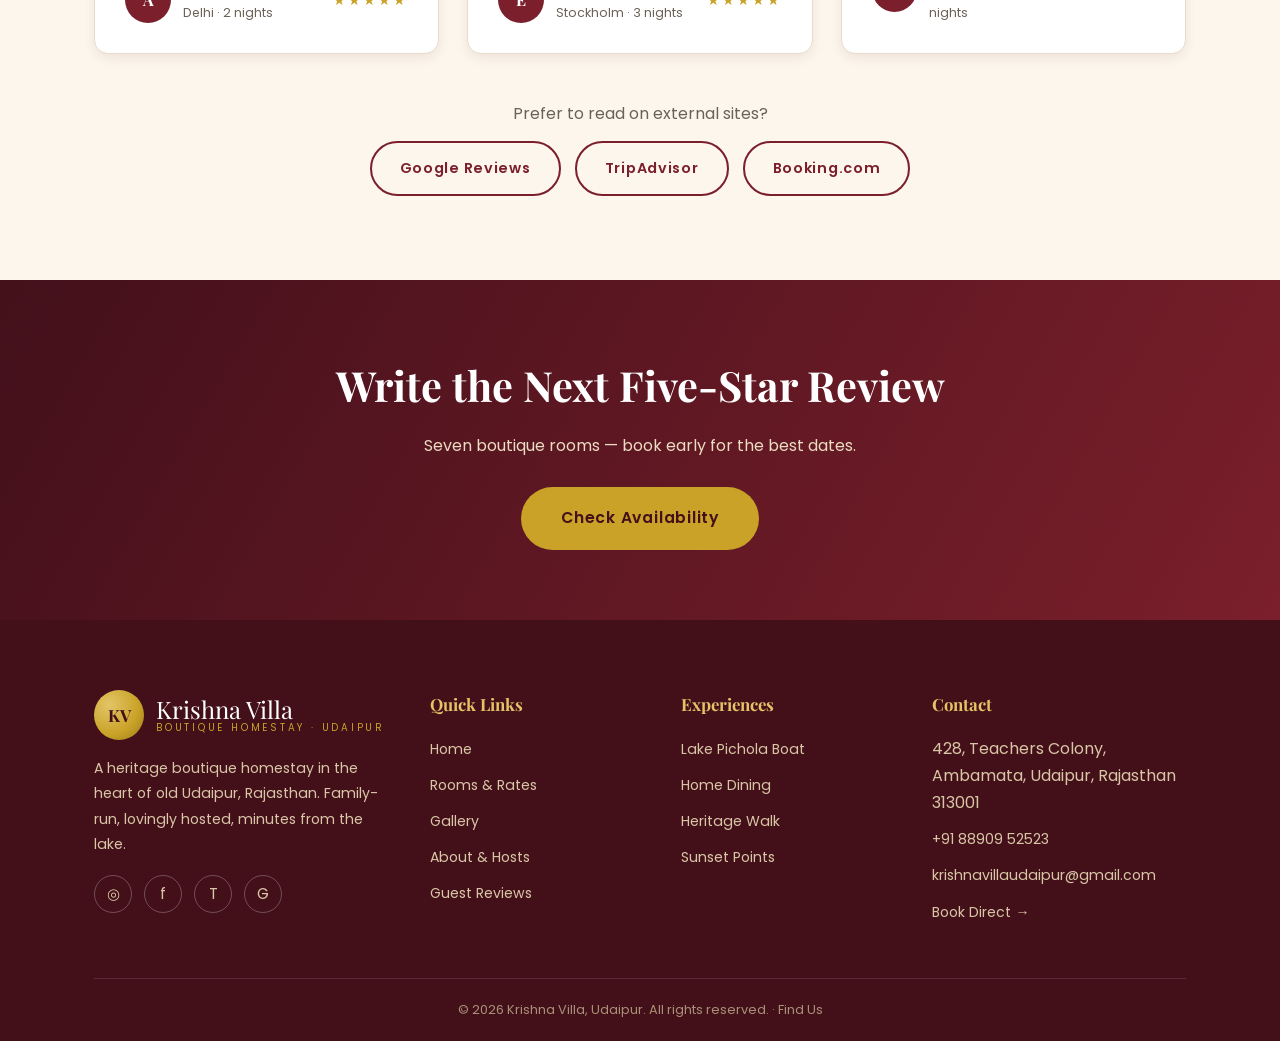
<file: reviews.html>
<!DOCTYPE html>
<html lang="en">
<head>
<meta charset="UTF-8">
<meta name="viewport" content="width=device-width, initial-scale=1.0">
<title>Guest Reviews — Krishna Villa, Udaipur</title>
<meta name="description" content="Real guest reviews of Krishna Villa boutique homestay, Udaipur. Rated 4.9/5 by travellers from India and around the world.">
<link rel="preconnect" href="https://fonts.googleapis.com">
<link rel="preconnect" href="https://fonts.gstatic.com" crossorigin>
<link href="https://fonts.googleapis.com/css2?family=Playfair+Display:wght@500;600;700&family=Poppins:wght@300;400;500;600&display=swap" rel="stylesheet">
<link rel="stylesheet" href="css/style.css">
</head>
<body>

<!-- ======= TOP BAR ======= -->
<header class="topbar">
  <div class="wrap">
    <div class="tb-item">
      <a href="tel:+918890952523"><svg class="ico" viewBox="0 0 24 24" fill="currentColor"><path d="M6.6 10.8a15 15 0 0 0 6.6 6.6l2.2-2.2a1 1 0 0 1 1-.25 11.4 11.4 0 0 0 3.6.58 1 1 0 0 1 1 1V20a1 1 0 0 1-1 1A17 17 0 0 1 3 4a1 1 0 0 1 1-1h3.5a1 1 0 0 1 1 1 11.4 11.4 0 0 0 .58 3.6 1 1 0 0 1-.25 1z"/></svg> +91 88909 52523</a>
      <a class="wa" href="https://wa.me/918890952523" target="_blank" rel="noopener"><svg class="ico" viewBox="0 0 24 24" fill="currentColor"><path d="M12 2a10 10 0 0 0-8.6 15.1L2 22l5-1.3A10 10 0 1 0 12 2zm5.1 14.1c-.2.6-1.3 1.2-1.8 1.3-.5 0-1 .2-3.3-.7a11 11 0 0 1-4.6-4.1c-.3-.5-1.2-1.7-1.2-3.2s.8-2.3 1-2.6c.3-.3.6-.4.8-.4h.6c.2 0 .4-.1.7.5.2.6.8 2 .9 2.1.1.2.1.3 0 .5l-.4.6-.5.6c-.2.2-.4.4-.2.7.3.5 1.1 1.9 2.4 3 1.3 1 1.6 1.2 1.9 1.3.2.1.5.1.7-.1l1-1.1c.2-.3.5-.2.8-.1.3.1 2 1 2.3 1.2.4.1.6.2.7.3.1.1.1.6-.2 1.2z"/></svg> WhatsApp</a>
    </div>
    <div class="tb-item">
      <a href="mailto:krishnavillaudaipur@gmail.com"><svg class="ico" viewBox="0 0 24 24" fill="currentColor"><path d="M20 4H4a2 2 0 0 0-2 2v12a2 2 0 0 0 2 2h16a2 2 0 0 0 2-2V6a2 2 0 0 0-2-2zm0 4-8 5-8-5V6l8 5 8-5z"/></svg> krishnavillaudaipur@gmail.com</a>
    </div>
  </div>
</header>

<!-- ======= NAV ======= -->
<header class="header">
  <div class="wrap nav">
    <a class="brand" href="index.html">
      <span class="brand-mark">KV</span>
      <span class="brand-name">Krishna Villa<small>Boutique Homestay · Udaipur</small></span>
    </a>
    <button class="nav-toggle" aria-label="Open menu"><span></span><span></span><span></span></button>
    <nav class="nav-links">
      <a href="index.html">Home</a>
      <a href="rooms.html">Rooms</a>
      <a href="experiences.html">Experiences</a>
      <a href="gallery.html">Gallery</a>
      <a href="about.html">About</a>
      <a href="reviews.html" class="active">Reviews</a>
      <a href="location.html">Location</a>
      <a href="contact.html" class="nav-cta">Book Now</a>
    </nav>
  </div>
</header>

<!-- ======= PAGE HERO ======= -->
<section class="page-hero" style="min-height:40vh;display:flex;align-items:center;justify-content:center">
  <div class="hero-bg" style="background-image:url('img/ph-sunset.svg')"></div>
  <div class="hero-inner">
    <h1>Guest Reviews</h1>
    <p>Real words from the travellers who stayed with us.</p>
    <div class="breadcrumb"><a href="index.html">Home</a> / Reviews</div>
  </div>
</section>

<!-- ======= RATING BANNER ======= -->
<section style="padding-bottom:0">
  <div class="wrap">
    <div class="rating-banner reveal">
      <div class="big">4.9 / 5</div>
      <div class="stars" style="font-size:1.3rem">★★★★★</div>
      <p>Based on 120+ verified guest reviews on Google, TripAdvisor &amp; Booking.com</p>
    </div>
  </div>
</section>

<!-- ======= TESTIMONIALS ======= -->
<section>
  <div class="wrap">
    <div class="grid-3">
      <div class="testi-card reveal">
        <div class="quote">"</div>
        <p class="txt">The most beautiful stay of our Rajasthan trip. Krishnaveer's family treated us like their own — chai in the courtyard, help planning every day, and dinner stories that made us laugh for hours.</p>
        <div class="who">
          <span class="avatar">P</span>
          <div><div class="nm">Priya &amp; Rahul</div><div class="pl">Bengaluru · 4 nights</div></div>
          <span class="stars" style="margin-left:auto">★★★★★</span>
        </div>
      </div>
      <div class="testi-card reveal">
        <div class="quote">"</div>
        <p class="txt">A hidden gem in old Udaipur. The Deluxe AC Room at sunrise is worth the trip alone. Home food was the highlight — I still think about the gatte ki sabzi.</p>
        <div class="who">
          <span class="avatar">M</span>
          <div><div class="nm">Michael Turner</div><div class="pl">London, UK · 3 nights</div></div>
          <span class="stars" style="margin-left:auto">★★★★★</span>
        </div>
      </div>
      <div class="testi-card reveal">
        <div class="quote">"</div>
        <p class="txt">We came for one night and stayed three. Quiet, clean, and the hosts arranged a private boat ride we'll never forget. This is what homestays should be.</p>
        <div class="who">
          <span class="avatar">S</span>
          <div><div class="nm">Sneha Kulkarni</div><div class="pl">Mumbai · 3 nights</div></div>
          <span class="stars" style="margin-left:auto">★★★★★</span>
        </div>
      </div>
      <div class="testi-card reveal">
        <div class="quote">"</div>
        <p class="txt">Stayed in the Deluxe AC Room for our anniversary. The haveli-style interiors, the rose petals on arrival — pure magic. Bapu's chai finished the evenings perfectly.</p>
        <div class="who">
          <span class="avatar">A</span>
          <div><div class="nm">Ananya &amp; Dev</div><div class="pl">Delhi · 2 nights</div></div>
          <span class="stars" style="margin-left:auto">★★★★★</span>
        </div>
      </div>
      <div class="testi-card reveal">
        <div class="quote">"</div>
        <p class="txt">As a solo traveller I felt completely safe and at home. Krishnaveer planned my whole three days — boat, cooking class, and a sunset fort. I came for Udaipur, I'll return for this family.</p>
        <div class="who">
          <span class="avatar">E</span>
          <div><div class="nm">Emma Lindqvist</div><div class="pl">Stockholm · 3 nights</div></div>
          <span class="stars" style="margin-left:auto">★★★★★</span>
        </div>
      </div>
      <div class="testi-card reveal">
        <div class="quote">"</div>
        <p class="txt">Best value stay in Udaipur, full stop. Spotless rooms, real heritage charm, and honest rates. We booked direct on WhatsApp and saved over the OTAs.</p>
        <div class="who">
          <span class="avatar">R</span>
          <div><div class="nm">Rohit Mehta</div><div class="pl">Ahmedabad · 2 nights</div></div>
          <span class="stars" style="margin-left:auto">★★★★★</span>
        </div>
      </div>
    </div>
    <div style="text-align:center;margin-top:46px" class="reveal">
      <p style="color:var(--muted);margin-bottom:14px">Prefer to read on external sites?</p>
      <div class="hero-actions" style="justify-content:center">
        <a class="btn btn-outline" href="#" rel="noopener">Google Reviews</a>
        <a class="btn btn-outline" href="#" rel="noopener">TripAdvisor</a>
        <a class="btn btn-outline" href="#" rel="noopener">Booking.com</a>
      </div>
    </div>
  </div>
</section>

<!-- ======= CTA ======= -->
<section class="cta-banner">
  <div class="wrap">
    <h2>Write the Next Five-Star Review</h2>
    <p>Seven boutique rooms — book early for the best dates.</p>
    <a class="btn btn-gold btn-lg" href="contact.html">Check Availability</a>
  </div>
</section>

<!-- ======= FOOTER ======= -->
<footer class="footer">
  <div class="wrap">
    <div class="footer-grid">
      <div>
        <div class="fbrand">
          <span class="brand-mark">KV</span>
          <span class="brand-name">Krishna Villa<small>Boutique Homestay · Udaipur</small></span>
        </div>
        <p>A heritage boutique homestay in the heart of old Udaipur, Rajasthan. Family-run, lovingly hosted, minutes from the lake.</p>
        <div class="social">
          <a href="#" aria-label="Instagram">◎</a>
          <a href="#" aria-label="Facebook">f</a>
          <a href="#" aria-label="TripAdvisor">T</a>
          <a href="#" aria-label="Google">G</a>
        </div>
      </div>
      <div>
        <h4>Quick Links</h4>
        <ul>
          <li><a href="index.html">Home</a></li>
          <li><a href="rooms.html">Rooms &amp; Rates</a></li>
          <li><a href="gallery.html">Gallery</a></li>
          <li><a href="about.html">About &amp; Hosts</a></li>
          <li><a href="reviews.html">Guest Reviews</a></li>
        </ul>
      </div>
      <div>
        <h4>Experiences</h4>
        <ul>
          <li><a href="experiences.html#lake">Lake Pichola Boat</a></li>
          <li><a href="experiences.html#food">Home Dining</a></li>
          <li><a href="experiences.html#walk">Heritage Walk</a></li>
          <li><a href="experiences.html#sunset">Sunset Points</a></li>
        </ul>
      </div>
      <div>
        <h4>Contact</h4>
        <ul>
          <li>428, Teachers Colony,<br>Ambamata, Udaipur, Rajasthan 313001</li>
          <li><a href="tel:+918890952523">+91 88909 52523</a></li>
          <li><a href="mailto:krishnavillaudaipur@gmail.com">krishnavillaudaipur@gmail.com</a></li>
          <li><a href="contact.html">Book Direct →</a></li>
        </ul>
      </div>
    </div>
    <div class="footer-bottom">© <span id="year"></span> Krishna Villa, Udaipur. All rights reserved. · <a href="location.html">Find Us</a></div>
  </div>
</footer>

<script src="js/main.js"></script>
</body>
</html>
</file>
<file: css/style.css>
/* ==========================================================================
   KRISHNA VILLA — Boutique Homestay, Udaipur
   Shared stylesheet for all pages
   Palette: Deep Maroon #7a1f2b · Royal Gold #c9a227 · Cream #fdf6ec · Ink #2e2a26
   ========================================================================== */

:root {
  --wine: #7a1f2b;
  --wine-dark: #5c1620;
  --wine-deep: #43101a;
  --gold: #c9a227;
  --gold-soft: #e3c567;
  --cream: #fdf6ec;
  --sand: #f4e9d8;
  --ink: #2e2a26;
  --muted: #6b6257;
  --line: #e6dcc9;
  --white: #ffffff;
  --shadow: 0 12px 30px rgba(67, 16, 26, 0.14);
  --shadow-sm: 0 4px 12px rgba(67, 16, 26, 0.08);
  --radius: 14px;
  --serif: "Playfair Display", Georgia, "Times New Roman", serif;
  --sans: "Poppins", "Segoe UI", Arial, sans-serif;
}

* { box-sizing: border-box; margin: 0; padding: 0; }

html { scroll-behavior: smooth; }

body {
  font-family: var(--sans);
  color: var(--ink);
  background: var(--cream);
  line-height: 1.7;
  font-size: 16px;
}

img { max-width: 100%; display: block; }
a { color: inherit; text-decoration: none; }
ul { list-style: none; }

.wrap {
  max-width: 1140px;
  margin: 0 auto;
  padding: 0 24px;
}
.wrap-narrow { max-width: 860px; margin: 0 auto; padding: 0 24px; }

/* ==========================================================================
   TOP BAR — always visible phone / WhatsApp / email
   ========================================================================== */
.topbar {
  background: var(--wine-deep);
  color: #f3d9a0;
  font-size: 0.82rem;
  letter-spacing: 0.04em;
}
.topbar .wrap {
  display: flex;
  align-items: center;
  justify-content: space-between;
  gap: 12px;
  min-height: 42px;
  flex-wrap: wrap;
}
.topbar a { color: #fff; display: inline-flex; align-items: center; gap: 7px; }
.topbar a:hover { color: var(--gold-soft); }
.topbar .tb-item { display: inline-flex; align-items: center; gap: 18px; flex-wrap: wrap; }
.topbar .tb-item .ico { width: 14px; height: 14px; opacity: 0.9; }

/* ==========================================================================
   HEADER / NAVIGATION
   ========================================================================== */
.header {
  position: sticky;
  top: 0;
  z-index: 900;
  background: rgba(253, 246, 236, 0.96);
  backdrop-filter: blur(6px);
  border-bottom: 1px solid var(--line);
}
.nav {
  display: flex;
  align-items: center;
  justify-content: space-between;
  min-height: 76px;
  gap: 16px;
}
.brand { display: flex; align-items: center; gap: 10px; }
.brand-mark {
  width: 44px; height: 44px;
  border-radius: 50%;
  background: radial-gradient(circle at 30% 30%, var(--gold-soft), var(--gold) 60%, #9a7a1c);
  display: flex; align-items: center; justify-content: center;
  font-family: var(--serif);
  font-size: 1.05rem;
  color: var(--wine-deep);
  font-weight: 700;
}
.brand-name { font-family: var(--serif); font-size: 1.35rem; line-height: 1.1; color: var(--wine); }
.brand-name small { display: block; font-family: var(--sans); font-size: 0.62rem; letter-spacing: 0.28em; text-transform: uppercase; color: var(--gold); }

.nav-links { display: flex; align-items: center; gap: 26px; }
.nav-links a { font-size: 0.88rem; font-weight: 500; letter-spacing: 0.03em; color: var(--ink); position: relative; padding: 6px 0; }
.nav-links a::after {
  content: ""; position: absolute; left: 0; bottom: 0; height: 2px; width: 0;
  background: var(--gold); transition: width 0.25s ease;
}
.nav-links a:hover::after,
.nav-links a.active::after { width: 100%; }
.nav-links a.active { color: var(--wine); }
.nav-cta {
  background: var(--wine); color: #fff !important;
  padding: 10px 20px !important; border-radius: 40px; font-weight: 600;
}
.nav-cta::after { display: none !important; }
.nav-cta:hover { background: var(--wine-dark); }

.nav-toggle {
  display: none;
  background: none; border: none; cursor: pointer;
  width: 42px; height: 42px; position: relative;
}
.nav-toggle span {
  display: block; width: 24px; height: 2px; background: var(--wine);
  margin: 5px auto; transition: 0.3s;
}
.nav-toggle.open span:nth-child(1) { transform: translateY(7px) rotate(45deg); }
.nav-toggle.open span:nth-child(2) { opacity: 0; }
.nav-toggle.open span:nth-child(3) { transform: translateY(-7px) rotate(-45deg); }

/* ==========================================================================
   BUTTONS
   ========================================================================== */
.btn {
  display: inline-block;
  font-family: var(--sans);
  font-size: 0.9rem;
  font-weight: 600;
  letter-spacing: 0.05em;
  padding: 13px 28px;
  border-radius: 40px;
  border: 2px solid transparent;
  cursor: pointer;
  transition: 0.25s ease;
  text-align: center;
}
.btn-gold { background: var(--gold); color: var(--wine-deep); }
.btn-gold:hover { background: var(--gold-soft); transform: translateY(-2px); box-shadow: var(--shadow-sm); }
.btn-wine { background: var(--wine); color: #fff; }
.btn-wine:hover { background: var(--wine-dark); transform: translateY(-2px); box-shadow: var(--shadow-sm); }
.btn-outline { background: transparent; color: var(--wine); border-color: var(--wine); }
.btn-outline:hover { background: var(--wine); color: #fff; }
.btn-white { background: #fff; color: var(--wine); }
.btn-white:hover { background: var(--sand); transform: translateY(-2px); box-shadow: var(--shadow-sm); }
.btn-lg { padding: 16px 38px; font-size: 0.98rem; }

/* ==========================================================================
   SECTION SCAFFOLD
   ========================================================================== */
section { padding: 84px 0; }
.section-head { text-align: center; max-width: 720px; margin: 0 auto 52px; }
.kicker {
  display: inline-block;
  font-size: 0.74rem;
  letter-spacing: 0.3em;
  text-transform: uppercase;
  color: var(--gold);
  margin-bottom: 12px;
  font-weight: 600;
}
.section-title {
  font-family: var(--serif);
  font-size: clamp(1.8rem, 4vw, 2.6rem);
  color: var(--wine);
  line-height: 1.2;
  margin-bottom: 14px;
}
.section-sub { color: var(--muted); font-size: 1.02rem; }
.section-head .rule {
  width: 60px; height: 3px; background: var(--gold); border-radius: 3px;
  margin: 16px auto 0;
}

.sand-bg { background: var(--sand); }
.white-bg { background: #fff; }

/* ==========================================================================
   HERO
   ========================================================================== */
.hero {
  position: relative;
  min-height: 82vh;
  display: flex;
  align-items: center;
  justify-content: center;
  text-align: center;
  color: #fff;
  padding: 110px 24px 90px;
  overflow: hidden;
}
.hero .hero-bg {
  position: absolute; inset: 0;
  background-size: cover; background-position: center;
  animation: heroZoom 18s ease-in-out infinite alternate;
}
@keyframes heroZoom { from { transform: scale(1); } to { transform: scale(1.08); } }
.hero::after {
  content: "";
  position: absolute; inset: 0;
  background: linear-gradient(180deg, rgba(67,16,26,0.55), rgba(67,16,26,0.7));
}
.hero-inner { position: relative; z-index: 2; max-width: 800px; }
.hero-kicker {
  letter-spacing: 0.34em; text-transform: uppercase; font-size: 0.78rem;
  color: var(--gold-soft); margin-bottom: 18px;
}
.hero h1 {
  font-family: var(--serif);
  font-size: clamp(2.6rem, 7vw, 4.6rem);
  line-height: 1.08;
  margin-bottom: 22px;
  text-shadow: 0 3px 18px rgba(0,0,0,0.35);
}
.hero p {
  font-size: 1.1rem; color: #f6e8cf; max-width: 620px; margin: 0 auto 34px;
}
.hero-actions { display: flex; gap: 14px; justify-content: center; flex-wrap: wrap; }
.hero-scroll {
  position: absolute; bottom: 26px; left: 50%; transform: translateX(-50%);
  z-index: 2; color: #fff; font-size: 1.6rem; opacity: 0.85; animation: bounce 2s infinite;
}
@keyframes bounce { 0%,100% { transform: translate(-50%,0); } 50% { transform: translate(-50%,8px); } }

.page-hero {
  position: relative; text-align: center; color: #fff;
  padding: 110px 24px 80px;
}
.page-hero .hero-bg {
  position: absolute; inset: 0; background-size: cover; background-position: center;
}
.page-hero::after {
  content: ""; position: absolute; inset: 0;
  background: linear-gradient(180deg, rgba(67,16,26,0.65), rgba(67,16,26,0.8));
}
.page-hero .hero-inner { position: relative; z-index: 2; }
.page-hero h1 { font-family: var(--serif); font-size: clamp(2.2rem, 5vw, 3.4rem); margin-bottom: 12px; text-shadow: 0 2px 14px rgba(0,0,0,0.4); }
.page-hero p { color: #f6e8cf; max-width: 600px; margin: 0 auto; }
.breadcrumb { margin-top: 18px; font-size: 0.8rem; letter-spacing: 0.12em; text-transform: uppercase; color: var(--gold-soft); }
.breadcrumb a:hover { color: #fff; }

/* ==========================================================================
   USP STRIP
   ========================================================================== */
.usp-strip { background: var(--wine); color: #fff; padding: 0; }
.usp-grid {
  display: grid; grid-template-columns: repeat(auto-fit, minmax(220px, 1fr));
}
.usp-item { padding: 30px 22px; text-align: center; border-left: 1px solid rgba(255,255,255,0.14); }
.usp-item:first-child { border-left: none; }
.usp-item .usp-ico { font-size: 1.7rem; margin-bottom: 10px; }
.usp-item h3 { font-family: var(--serif); font-size: 1.05rem; margin-bottom: 4px; color: var(--gold-soft); }
.usp-item p { font-size: 0.82rem; color: #ecdcc2; }

/* ==========================================================================
   CARDS & GRIDS
   ========================================================================== */
.grid-2 { display: grid; grid-template-columns: repeat(2, 1fr); gap: 34px; align-items: center; }
.grid-3 { display: grid; grid-template-columns: repeat(3, 1fr); gap: 28px; }
.grid-4 { display: grid; grid-template-columns: repeat(4, 1fr); gap: 24px; }

.card {
  background: #fff;
  border: 1px solid var(--line);
  border-radius: var(--radius);
  overflow: hidden;
  box-shadow: var(--shadow-sm);
  transition: transform 0.3s ease, box-shadow 0.3s ease;
  display: flex; flex-direction: column;
}
.card:hover { transform: translateY(-6px); box-shadow: var(--shadow); }
.card .ph { aspect-ratio: 4/3; width: 100%; object-fit: cover; }
.card-body { padding: 24px; flex: 1; display: flex; flex-direction: column; }
.card-body h3 { font-family: var(--serif); font-size: 1.22rem; color: var(--wine); margin-bottom: 8px; }
.card-body p { font-size: 0.92rem; color: var(--muted); margin-bottom: 14px; }
.card-body .card-meta { display: flex; justify-content: space-between; align-items: center; margin-top: auto; padding-top: 14px; border-top: 1px solid var(--line); }
.price { font-family: var(--serif); color: var(--wine); font-weight: 700; font-size: 1.05rem; }
.price small { font-family: var(--sans); font-size: 0.72rem; color: var(--muted); font-weight: 400; }
.link-arrow { color: var(--gold); font-weight: 600; font-size: 0.86rem; letter-spacing: 0.05em; }
.link-arrow:hover { color: var(--wine); }
.tag { display: inline-block; font-size: 0.68rem; letter-spacing: 0.12em; text-transform: uppercase; background: var(--sand); color: var(--wine); padding: 4px 10px; border-radius: 30px; margin-bottom: 10px; font-weight: 600; }

/* feature list with check icons */
.feature-list li { padding: 7px 0 7px 30px; position: relative; font-size: 0.95rem; color: #4a443c; }
.feature-list li::before {
  content: "✓";
  position: absolute; left: 0; top: 7px;
  width: 20px; height: 20px; border-radius: 50%;
  background: var(--gold); color: var(--wine-deep);
  font-size: 0.72rem; font-weight: 700;
  display: flex; align-items: center; justify-content: center;
}

/* ==========================================================================
   ROOMS (page-specific)
   ========================================================================== */
.room-list { display: grid; gap: 44px; }
.room-item {
  background: #fff; border: 1px solid var(--line); border-radius: var(--radius);
  overflow: hidden; box-shadow: var(--shadow-sm);
  display: grid; grid-template-columns: 1fr 1fr;
}
.room-item:nth-child(even) .room-ph { order: 2; }
.room-ph { min-height: 340px; }
.room-gallery { display: flex; flex-direction: column; background: var(--sand); }
.room-gallery .g-item { position: relative; overflow: hidden; cursor: pointer; }
.room-gallery .g-item img { width: 100%; height: 100%; object-fit: cover; display: block; transition: transform 0.4s ease; }
.room-gallery .g-item:hover img { transform: scale(1.04); }
.room-gallery .room-main { flex: 1; min-height: 300px; }
.room-gallery .room-thumbs { display: grid; grid-auto-flow: column; grid-auto-columns: 1fr; gap: 4px; padding-top: 4px; height: 92px; }
.room-gallery .photo-count {
  position: absolute; right: 12px; bottom: 12px; background: rgba(67,16,26,0.82); color: #fff;
  font-size: 0.76rem; letter-spacing: 0.04em; padding: 6px 12px; border-radius: 30px; pointer-events: none;
}
.room-info { padding: 40px; display: flex; flex-direction: column; justify-content: center; }
.room-info h2 { font-family: var(--serif); font-size: 1.7rem; color: var(--wine); margin: 8px 0 6px; }
.room-info .room-sub { color: var(--muted); font-size: 0.9rem; margin-bottom: 16px; }
.room-amenities { display: flex; flex-wrap: wrap; gap: 10px; margin: 18px 0 22px; }
.room-amenities span {
  font-size: 0.76rem; background: var(--sand); color: var(--wine);
  padding: 6px 14px; border-radius: 30px; font-weight: 500;
}
.room-rate { display: flex; align-items: baseline; gap: 8px; margin-bottom: 20px; }
.room-rate .amt { font-family: var(--serif); font-size: 2rem; color: var(--wine); font-weight: 700; }
.room-rate .per { color: var(--muted); font-size: 0.85rem; }

/* ==========================================================================
   EXPERIENCES
   ========================================================================== */
.exp-item { position: relative; border-radius: var(--radius); overflow: hidden; min-height: 420px; display: flex; align-items: flex-end; color: #fff; box-shadow: var(--shadow-sm); transition: transform 0.3s ease, box-shadow 0.3s ease; }
.exp-item:hover { transform: translateY(-6px); box-shadow: var(--shadow); }
.exp-item::after { content: ""; position: absolute; inset: 0; 
  background: linear-gradient(180deg, rgba(67,16,26,0.15), rgba(67,16,26,0.88));
 }
.exp-item .exp-body { position: relative; z-index: 2; padding: 30px; width: 100%; }
.exp-item h3 { font-family: var(--serif); font-size: 1.35rem; margin-bottom: 6px; text-shadow: 0 2px 10px rgba(0,0,0,0.5); }
.exp-item p { font-size: 0.88rem; color: #f0e2c8; margin-bottom: 12px; }
.exp-item .tag { background: rgba(201,162,39,0.9); color: #fff; }
.exp-item .duration { font-size: 0.78rem; color: var(--gold-soft); letter-spacing: 0.06em; }

/* ==========================================================================
   GALLERY
   ========================================================================== */
.gallery-grid { display: grid; grid-template-columns: repeat(3, 1fr); gap: 16px; }
.gallery-grid .g-item { position: relative; border-radius: 12px; overflow: hidden; cursor: pointer; box-shadow: var(--shadow-sm); }
.gallery-grid .g-item img, .gallery-grid .g-item .ph { aspect-ratio: 1/1; width: 100%; object-fit: cover; transition: transform 0.4s ease; }
.gallery-grid .g-item:hover img, .gallery-grid .g-item:hover .ph { transform: scale(1.06); }
.gallery-grid .g-item .g-cap {
  position: absolute; left: 0; right: 0; bottom: 0; padding: 30px 16px 12px;
  background: linear-gradient(180deg, transparent, rgba(67,16,26,0.85));
  color: #fff; font-size: 0.82rem; letter-spacing: 0.05em;
  opacity: 0; transition: opacity 0.3s ease;
}
.gallery-grid .g-item:hover .g-cap { opacity: 1; }

.gallery-filters { display: flex; flex-wrap: wrap; gap: 10px; justify-content: center; margin-bottom: 30px; }
.gallery-filters button {
  font: inherit; font-size: 0.85rem; padding: 8px 20px; border-radius: 30px; cursor: pointer;
  background: transparent; color: var(--wine); border: 1.5px solid var(--wine); transition: all 0.2s ease;
}
.gallery-filters button:hover, .gallery-filters button.active { background: var(--wine); color: #fff; }

/* Lightbox */
.lightbox {
  position: fixed; inset: 0; z-index: 1200;
  background: rgba(20, 10, 14, 0.94);
  display: none; align-items: center; justify-content: center; padding: 40px;
}
.lightbox.open { display: flex; }
.lightbox img { max-width: 92vw; max-height: 84vh; border-radius: 8px; box-shadow: 0 20px 60px rgba(0,0,0,0.6); }
.lightbox .lb-caption { color: #ddd; text-align: center; margin-top: 16px; font-size: 0.9rem; letter-spacing: 0.05em; }
.lightbox .lb-close {
  position: absolute; top: 24px; right: 32px; background: none; border: none;
  color: #fff; font-size: 2.6rem; cursor: pointer; line-height: 1;
}
.lightbox .lb-prev, .lightbox .lb-next {
  position: absolute; top: 50%; transform: translateY(-50%);
  background: rgba(255,255,255,0.12); border: none; color: #fff;
  width: 50px; height: 50px; border-radius: 50%; font-size: 1.4rem; cursor: pointer; transition: 0.2s;
}
.lightbox .lb-prev { left: 24px; }
.lightbox .lb-next { right: 24px; }
.lightbox .lb-prev:hover, .lightbox .lb-next:hover { background: var(--gold); color: var(--wine-deep); }

/* ==========================================================================
   TESTIMONIALS
   ========================================================================== */
.testi-card { background: #fff; border: 1px solid var(--line); border-radius: var(--radius); padding: 30px; box-shadow: var(--shadow-sm); display: flex; flex-direction: column; }
.testi-card .quote { font-size: 2.4rem; line-height: 1; color: var(--gold); font-family: var(--serif); }
.testi-card p.txt { font-size: 0.96rem; color: #4a443c; font-style: italic; margin: 10px 0 20px; flex: 1; }
.testi-card .who { display: flex; align-items: center; gap: 12px; border-top: 1px solid var(--line); padding-top: 16px; }
.avatar { width: 46px; height: 46px; border-radius: 50%; background: var(--wine); color: #fff; display: flex; align-items: center; justify-content: center; font-family: var(--serif); font-weight: 700; }
.testi-card .who .nm { font-weight: 600; font-size: 0.92rem; }
.testi-card .who .pl { font-size: 0.78rem; color: var(--muted); }
.stars { color: var(--gold); letter-spacing: 2px; font-size: 0.9rem; }
.rating-banner {
  background: var(--wine); color: #fff; border-radius: var(--radius);
  padding: 36px; text-align: center; margin-bottom: 52px;
}
.rating-banner .big { font-family: var(--serif); font-size: 3.4rem; color: var(--gold-soft); }
.rating-banner p { color: #ecdcc2; font-size: 0.92rem; }

/* ==========================================================================
   STATS
   ========================================================================== */
.stats { display: grid; grid-template-columns: repeat(auto-fit, minmax(160px, 1fr)); gap: 24px; text-align: center; }
.stat-num { font-family: var(--serif); font-size: 2.6rem; color: var(--wine); font-weight: 700; }
.stat-label { font-size: 0.82rem; color: var(--muted); letter-spacing: 0.06em; text-transform: uppercase; }

/* ==========================================================================
   MAP
   ========================================================================== */
.map-wrap { border-radius: var(--radius); overflow: hidden; box-shadow: var(--shadow); border: 1px solid var(--line); }
.map-wrap iframe { width: 100%; height: 420px; border: 0; display: block; filter: saturate(0.9); }
.map-cards { display: grid; grid-template-columns: repeat(auto-fit, minmax(250px, 1fr)); gap: 24px; margin-top: 34px; }
.map-card { background: #fff; border: 1px solid var(--line); border-radius: var(--radius); padding: 24px; }
.map-card h4 { font-family: var(--serif); color: var(--wine); font-size: 1.05rem; margin-bottom: 8px; }
.map-card p { font-size: 0.88rem; color: var(--muted); }
.map-card .dist { color: var(--gold); font-weight: 600; font-size: 0.8rem; }

/* ==========================================================================
   CONTACT / FORM
   ========================================================================== */
.contact-grid { display: grid; grid-template-columns: 1.1fr 0.9fr; gap: 40px; }
.contact-card { background: #fff; border: 1px solid var(--line); border-radius: var(--radius); padding: 32px; box-shadow: var(--shadow-sm); }
.contact-card h3 { font-family: var(--serif); color: var(--wine); font-size: 1.2rem; margin-bottom: 16px; }
.form-row { margin-bottom: 18px; }
.form-row label { display: block; font-size: 0.82rem; font-weight: 600; letter-spacing: 0.04em; color: var(--wine); margin-bottom: 6px; }
.form-row input, .form-row select, .form-row textarea {
  width: 100%; padding: 13px 16px; border: 1px solid var(--line); border-radius: 10px;
  font-family: var(--sans); font-size: 0.94rem; background: var(--cream); color: var(--ink);
  transition: 0.2s;
}
.form-row input:focus, .form-row select:focus, .form-row textarea:focus {
  outline: none; border-color: var(--gold); background: #fff; box-shadow: 0 0 0 3px rgba(201,162,39,0.18);
}
.form-grid { display: grid; grid-template-columns: 1fr 1fr; gap: 18px; }
.form-note { font-size: 0.78rem; color: var(--muted); margin-top: 10px; }
.whatsapp-big {
  display: block; text-align: center; background: #128c7e; color: #fff;
  padding: 16px; border-radius: 12px; font-weight: 600; margin-top: 16px; transition: 0.2s;
}
.whatsapp-big:hover { background: #0e6b5f; }
.contact-meta { margin-top: 18px; border-top: 1px solid var(--line); padding-top: 18px; }
.contact-meta p { font-size: 0.92rem; margin-bottom: 8px; color: #4a443c; }
.contact-meta strong { color: var(--wine); }
.contact-meta .gold { color: var(--gold); }

/* ==========================================================================
   FAQ
   ========================================================================== */
.faq-item { background: #fff; border: 1px solid var(--line); border-radius: 12px; margin-bottom: 12px; overflow: hidden; }
.faq-q { padding: 18px 22px; font-weight: 600; font-size: 0.96rem; color: var(--wine); cursor: pointer; display: flex; justify-content: space-between; align-items: center; gap: 14px; }
.faq-q .plus { color: var(--gold); font-size: 1.3rem; transition: 0.3s; flex-shrink: 0; }
.faq-item.open .plus { transform: rotate(45deg); }
.faq-a { max-height: 0; overflow: hidden; transition: max-height 0.35s ease; }
.faq-a p { padding: 0 22px 20px; font-size: 0.9rem; color: var(--muted); }

/* ==========================================================================
   CTA BANNER
   ========================================================================== */
.cta-banner {
  background: linear-gradient(120deg, var(--wine-deep), var(--wine));
  color: #fff; text-align: center; padding: 70px 24px; border-radius: 0;
}
.cta-banner h2 { font-family: var(--serif); font-size: clamp(1.8rem, 4vw, 2.6rem); margin-bottom: 12px; }
.cta-banner p { color: #ecdcc2; max-width: 560px; margin: 0 auto 28px; }

/* ==========================================================================
   FOOTER
   ========================================================================== */
.footer { background: var(--wine-deep); color: #d9c6a6; padding: 70px 0 0; }
.footer-grid { display: grid; grid-template-columns: 1.4fr 1fr 1fr 1.2fr; gap: 40px; padding-bottom: 44px; }
.footer h4 { font-family: var(--serif); color: var(--gold-soft); font-size: 1.05rem; margin-bottom: 16px; }
.footer p { font-size: 0.88rem; line-height: 1.8; }
.footer ul li { margin-bottom: 9px; }
.footer ul a { font-size: 0.88rem; transition: 0.2s; }
.footer ul a:hover { color: var(--gold-soft); padding-left: 5px; }
.footer .fbrand { display: flex; align-items: center; gap: 12px; margin-bottom: 16px; }
.footer .fbrand .brand-mark { width: 50px; height: 50px; }
.footer .fbrand .brand-name { color: #fff; font-size: 1.5rem; }
.footer .fbrand small { color: var(--gold); }
.footer .social { display: flex; gap: 12px; margin-top: 18px; }
.footer .social a {
  width: 38px; height: 38px; border-radius: 50%;
  border: 1px solid rgba(255,255,255,0.25);
  display: flex; align-items: center; justify-content: center;
  font-size: 0.95rem; transition: 0.25s;
}
.footer .social a:hover { background: var(--gold); color: var(--wine-deep); border-color: var(--gold); }
.footer-bottom {
  border-top: 1px solid rgba(255,255,255,0.12);
  padding: 20px 0; text-align: center; font-size: 0.8rem; color: #a99177;
}

/* ==========================================================================
   REVEAL ANIMATION
   ========================================================================== */
.reveal { opacity: 0; transform: translateY(28px); transition: opacity 0.7s ease, transform 0.7s ease; }
.reveal.visible { opacity: 1; transform: translateY(0); }

/* ==========================================================================
   RESPONSIVE
   ========================================================================== */
@media (max-width: 1024px) {
  .grid-4 { grid-template-columns: repeat(2, 1fr); }
  .grid-3 { grid-template-columns: repeat(2, 1fr); }
  .footer-grid { grid-template-columns: 1fr 1fr; }
  .contact-grid { grid-template-columns: 1fr; }
}

@media (max-width: 900px) {
  .nav-toggle { display: block; }
  .nav-links {
    position: fixed; top: 76px; left: 0; right: 0;
    background: var(--cream);
    flex-direction: column; align-items: flex-start;
    padding: 22px 24px 30px; gap: 6px;
    border-bottom: 1px solid var(--line);
    box-shadow: 0 20px 40px rgba(0,0,0,0.12);
    transform: translateY(-120%); transition: transform 0.35s ease;
    z-index: 800;
  }
  .nav-links.open { transform: translateY(0); }
  .nav-links a { padding: 12px 0; font-size: 1rem; width: 100%; }
  .nav-links .nav-cta { text-align: center; margin-top: 8px; }
  .grid-2 { grid-template-columns: 1fr; }
  .room-item, .room-item:nth-child(even) .room-ph { grid-template-columns: 1fr; order: 0; }
  .gallery-grid { grid-template-columns: repeat(2, 1fr); }
  section { padding: 60px 0; }
  .hero { min-height: 70vh; }
}

@media (max-width: 600px) {
  .topbar .wrap { justify-content: center; text-align: center; }
  .topbar .tb-item { gap: 12px; }
  .grid-3, .grid-4 { grid-template-columns: 1fr; }
  .form-grid { grid-template-columns: 1fr; }
  .gallery-grid { grid-template-columns: 1fr 1fr; gap: 10px; }
  .footer-grid { grid-template-columns: 1fr; gap: 28px; }
  .room-info { padding: 28px; }
  .room-item .room-ph { min-height: 240px; }
  .room-gallery .room-main { min-height: 240px; }
  .room-gallery .room-thumbs { height: 64px; }
  .hero-actions .btn { width: 100%; }
  .usp-item { border-left: none; border-top: 1px solid rgba(255,255,255,0.14); }
  .usp-item:first-child { border-top: none; }
  .lightbox .lb-prev { left: 8px; } .lightbox .lb-next { right: 8px; }
}
</file>
